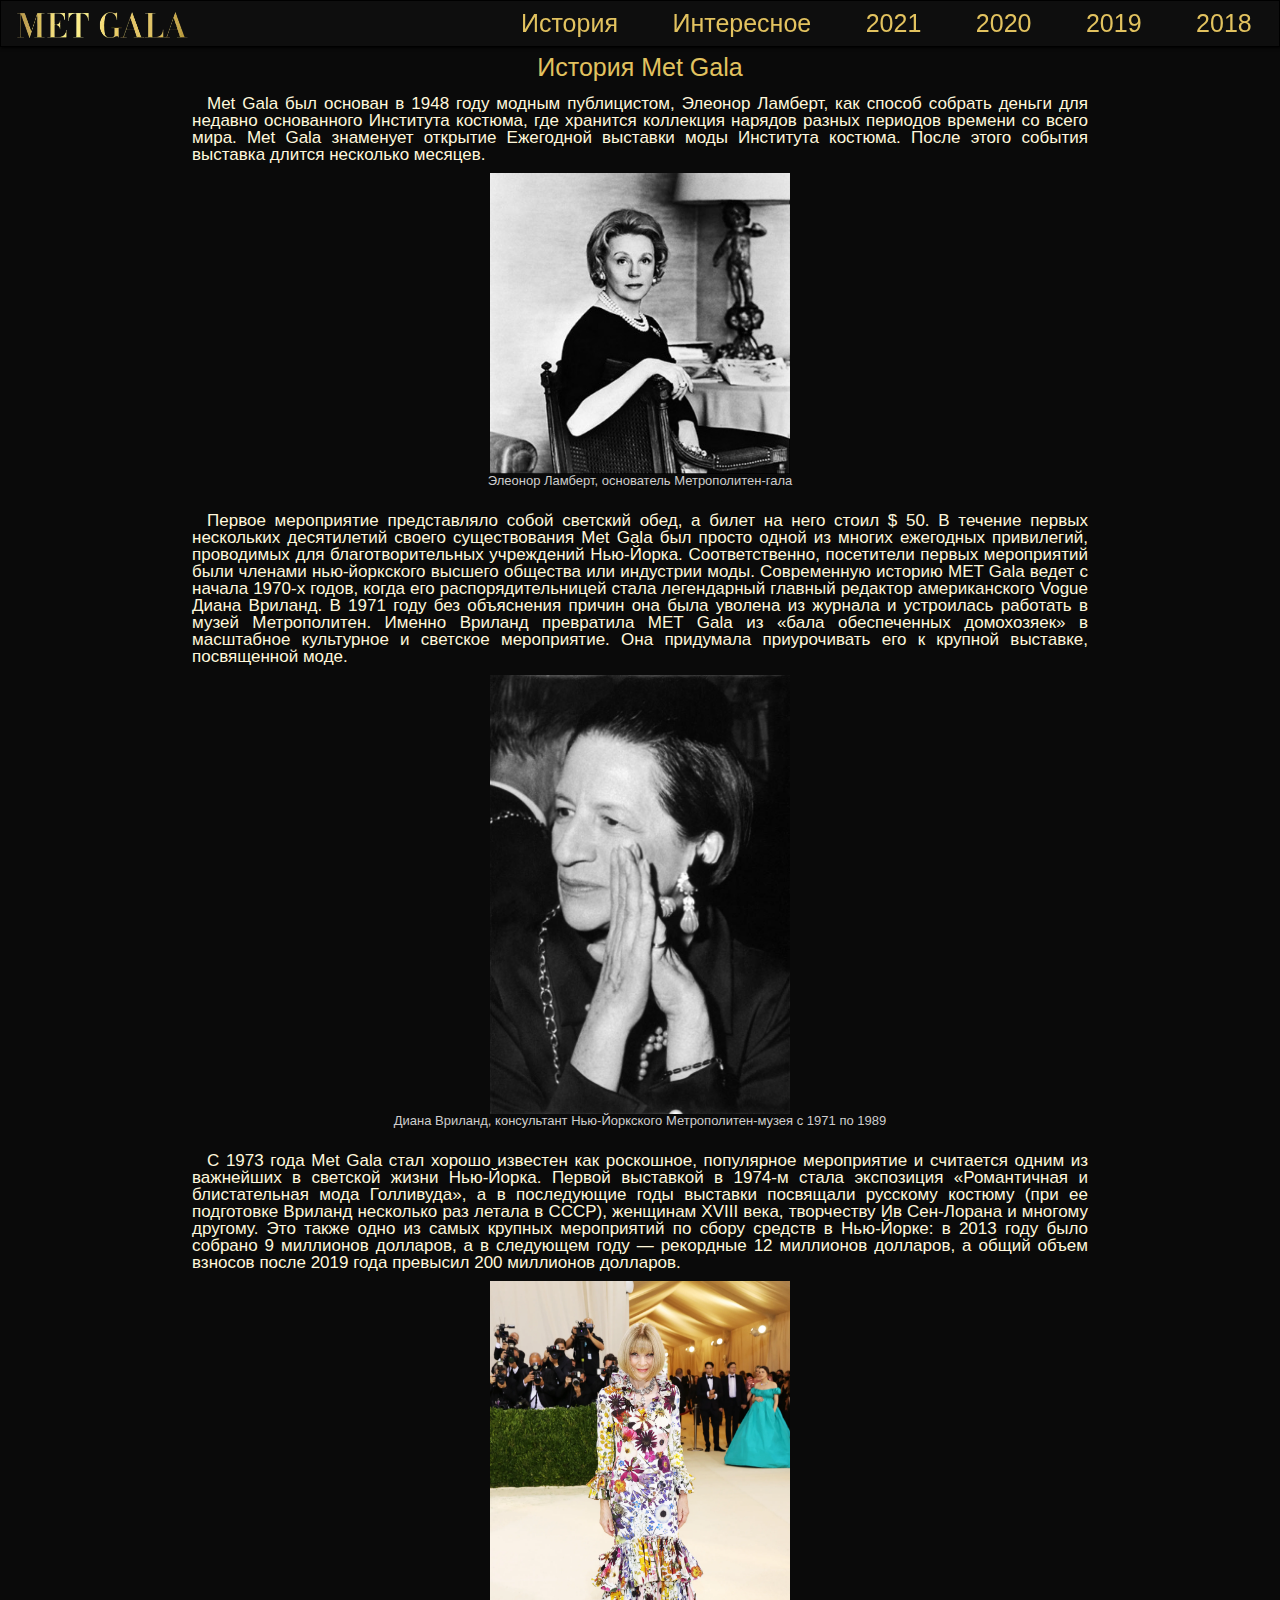
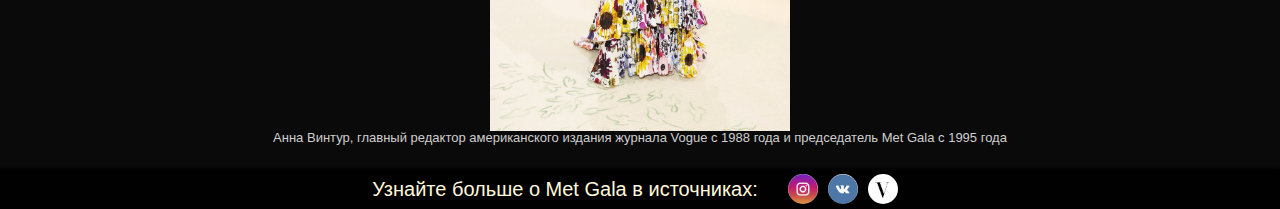
<file: history.html>
<!DOCTYPE html>
<html lang="ru">
<head>
    <meta charset="UTF-8">
    <meta http-equiv="X-UA-Compatible" content="IE=edge">
    <meta name="viewport" content="width=device-width, initial-scale=1.0">
    <title>Met Gala</title>
    <link rel="icon" href="matirials\girl.png" type = "image/x-icon">
    <link rel="stylesheet" href="nullstyle.css">
    <link rel="stylesheet" href="indexstyle.css">
    <link rel="stylesheet" href="historystyle.css">
</head>
<body>
    <div class="wrapper">
        <header>
            <div class="logobttn">
                <a href="index.html"><img src="matirials\logo-removebg-preview.png" alt="logo"></a>
                <button id = "buttonmenu">
                    <script src="scriptbutton.js"></script>
                </button>
            </div>
            <div class="nav" id="nav">
                <div class="flexelement history">
                    <a href="history.html">История</a>
                    <span class="linehov"></span>
                </div>
                <div class="flexelement interesting">
                    <a href="interesting.html">Интересное</a>
                    <span class="linehov"></span>
                </div>
                <div class="flexelement year2021">
                    <a href="year2021.html">2021</a>
                    <span class="linehov"></span>
                </div>
                <div class="flexelement year2020">
                    <a href="year2020.html">2020</a>
                    <span class="linehov"></span>
                </div>
                <div class="flexelement year2019">
                    <a href="year2019.html">2019</a>
                    <span class="linehov"></span>
                </div>
                <div class="flexelement year2018">
                    <a href="year2018.html">2018</a>
                    <span class="linehov"></span>
                </div>
            </div>
        </header>
        <div class="title">
            История Met Gala
        </div>
        <div class="main">
            <div class="part">
                <div class="maintext">
                    Met Gala был основан в 1948 году модным публицистом, Элеонор Ламберт, как способ собрать деньги для недавно основанного Института костюма, где хранится коллекция нарядов разных периодов времени со всего мира. Met Gala знаменует открытие Ежегодной выставки моды Института костюма. После этого события выставка длится несколько месяцев.
                </div>
                <div class="imgtext">
                    <img src="matirialspages\eleanorlambert.jpg" alt="">
                    <div>Элеонор Ламберт, основатель Метрополитен-гала</div>
                </div>
            </div>
            <div class="part">
                <div class="maintext">
                    Первое мероприятие представляло собой светский обед, а билет на него стоил $ 50. В течение первых нескольких десятилетий своего существования Met Gala был просто одной из многих ежегодных привилегий, проводимых для благотворительных учреждений Нью-Йорка. Соответственно, посетители первых мероприятий были членами нью-йоркского высшего общества или индустрии моды. Современную историю MET Gala ведет с начала 1970-х годов, когда его распорядительницей стала легендарный главный редактор американского Vogue Диана Вриланд. В 1971 году без объяснения причин она была уволена из журнала и устроилась работать в музей Метрополитен. Именно Вриланд превратила MET Gala из «бала обеспеченных домохозяек» в масштабное культурное и светское мероприятие. Она придумала приурочивать его к крупной выставке, посвященной моде.
                </div>
                <div class="imgtext">
                    <img src="matirialspages\dianavir.jpg" alt="">
                    <div>Диана Вриланд, консультант Нью-Йоркского Метрополитен-музея с 1971 по 1989</div>
                </div>
                <div class="maintext">
                    С 1973 года Met Gala стал хорошо известен как роскошное, популярное мероприятие и считается одним из важнейших в светской жизни Нью-Йорка. Первой выставкой в 1974-м стала экспозиция «Романтичная и блистательная мода Голливуда», а в последующие годы выставки посвящали русскому костюму (при ее подготовке Вриланд несколько раз летала в СССР), женщинам XVIII века, творчеству Ив Сен-Лорана и многому другому. Это также одно из самых крупных мероприятий по сбору средств в Нью-Йорке: в 2013 году было собрано 9 миллионов долларов, а в следующем году — рекордные 12 миллионов долларов, а общий объем взносов после 2019 года превысил 200 миллионов долларов.
                </div>
                <div class="imgtext">
                    <img src="matirialspages\annavintyr.webp" alt="">
                    <div>Анна Винтур, главный редактор американского издания журнала Vogue с 1988 года и председатель Met Gala с 1995 года</div>
                </div>
            </div>
        </div>
        <footer>
            <div class="textfooter">
                Узнайте больше о Met Gala в источниках:
            </div>
            <a href="https://www.instagram.com/metgalaofficial/" target="block"><img src="matirials\inst.png" alt=""></a>
            <a href="https://vk.com/metgalaa" target="block"><img src="matirials\vk.png" alt=""></a>
            <a href="https://www.vogue.ru/tag/met-gala" target="block"><img src="matirials\voguee.png" alt=""></a>
        </footer>
        <a class="back_to_top" title="Наверх">Наверх &#8593;
            <script src="scriptbutton2.js"></script>
        </a>
    </div>
</body>
</html>
</file>
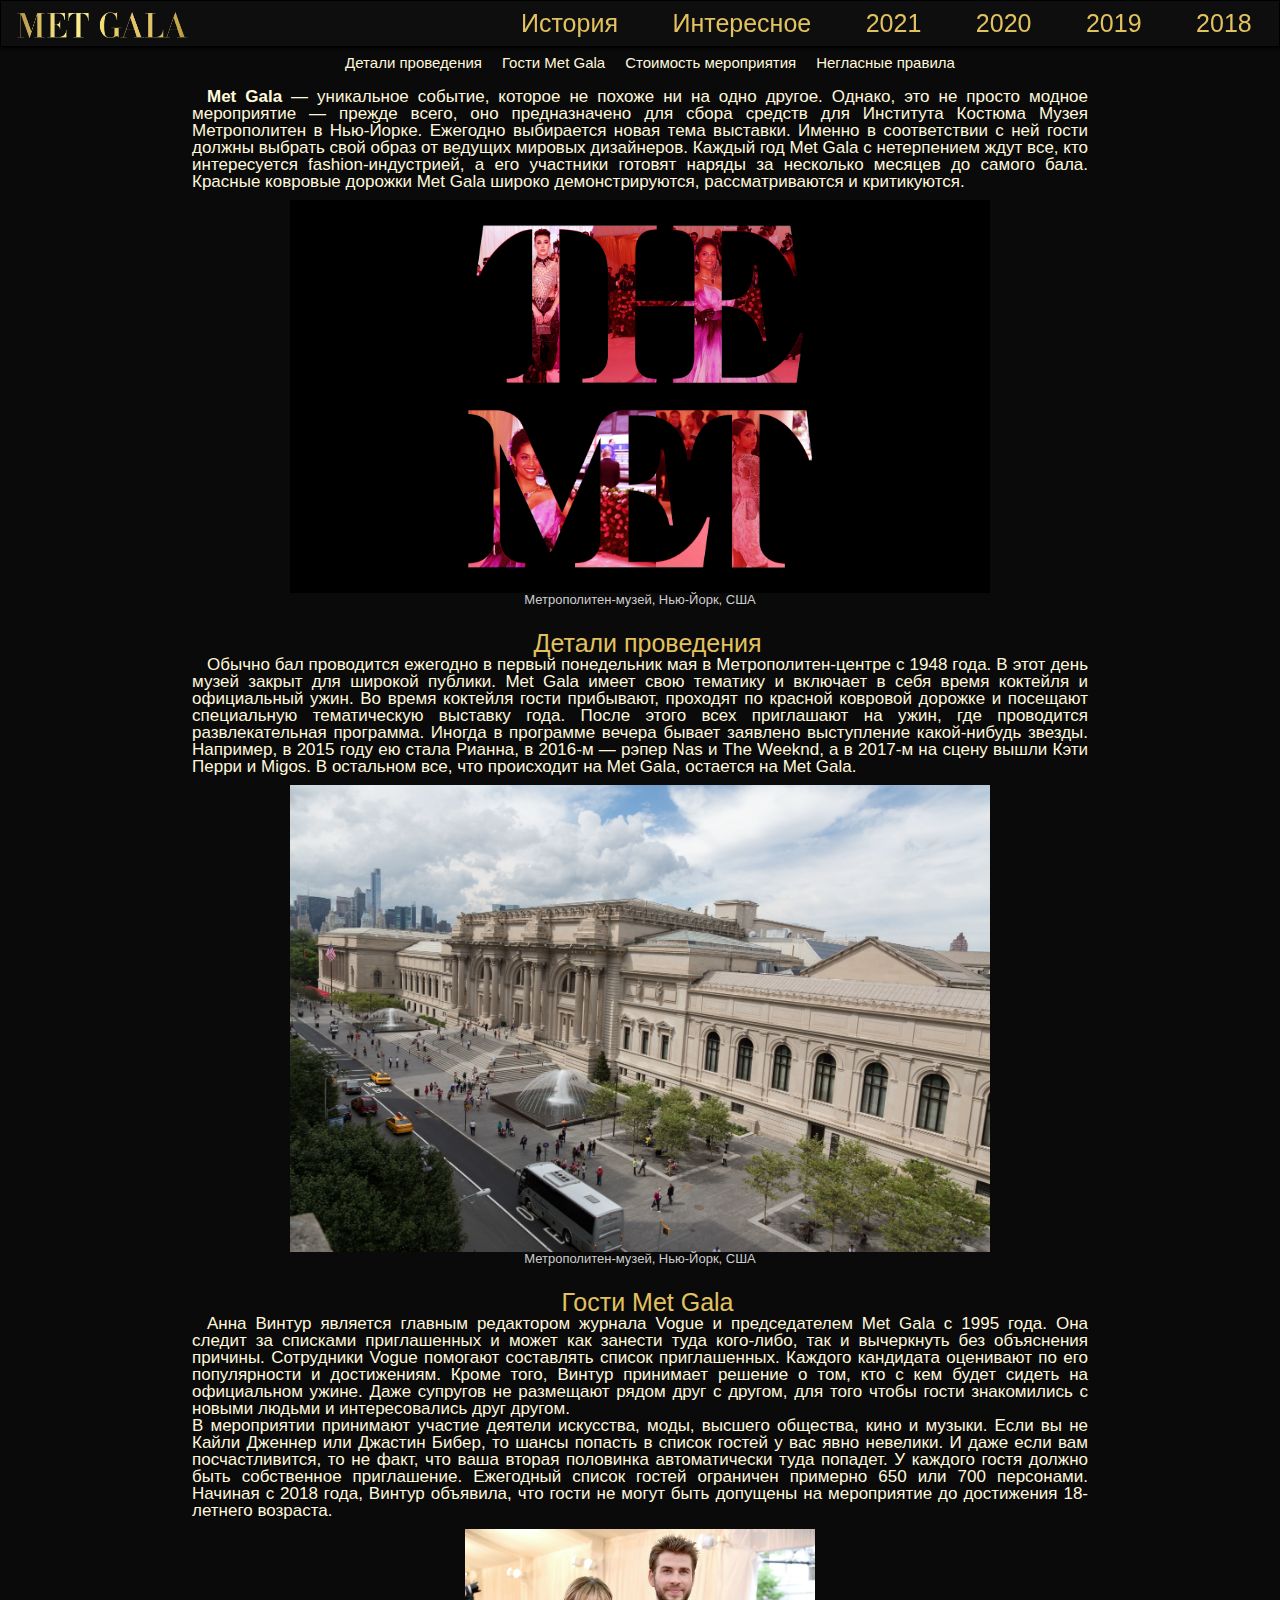
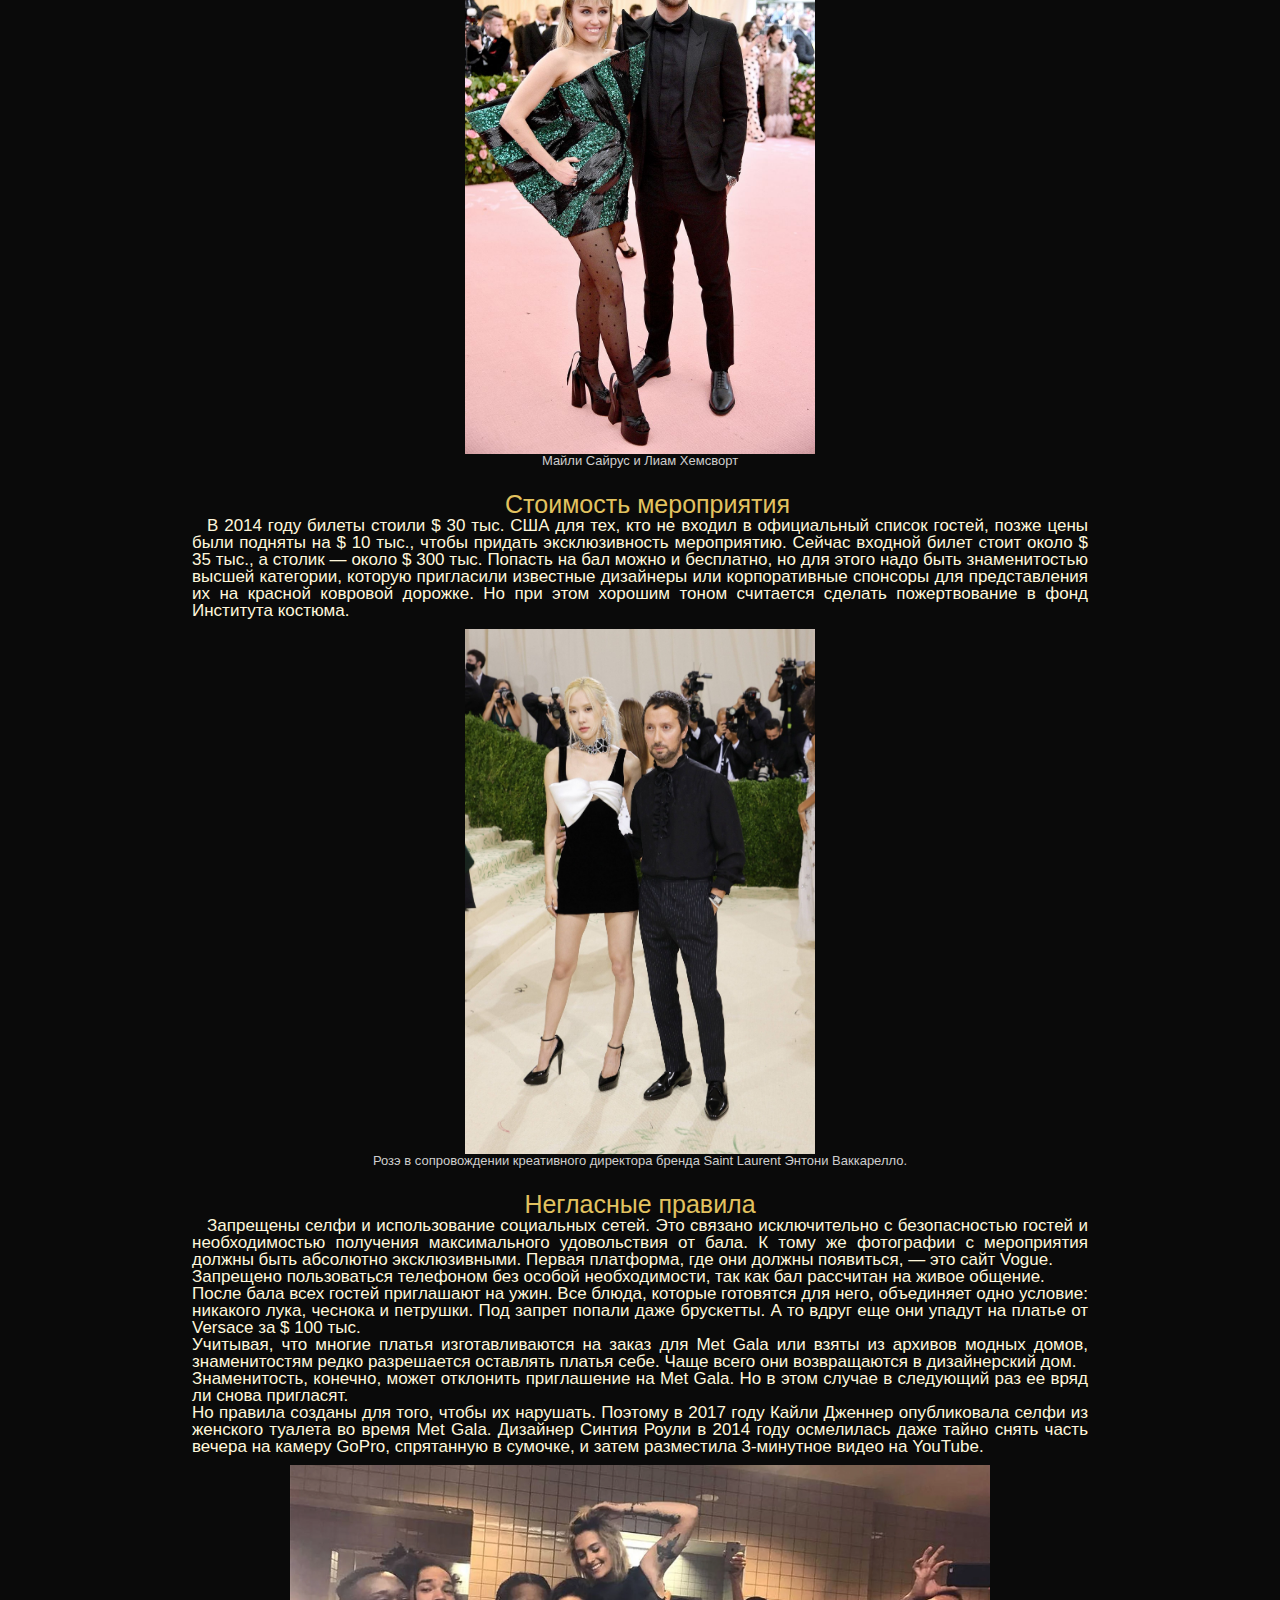
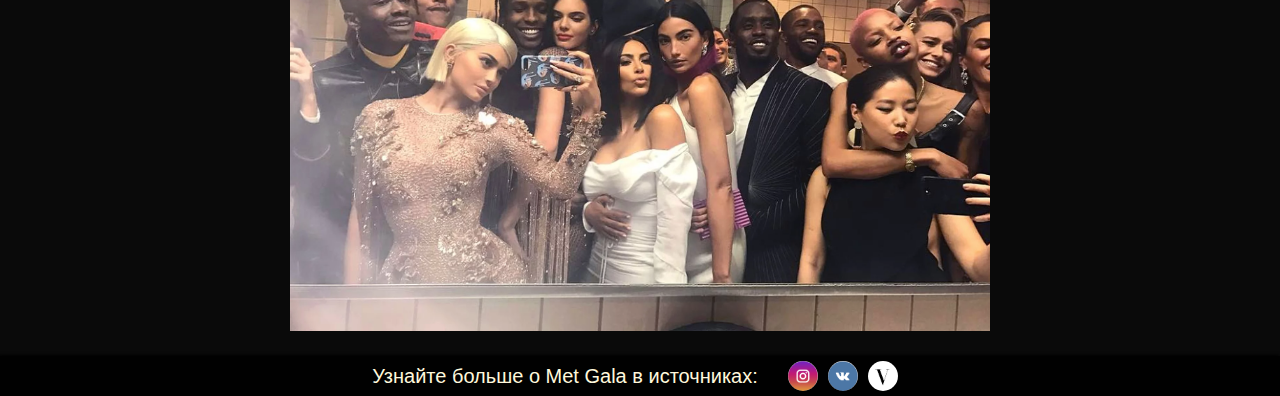
<file: interesting.html>
<!DOCTYPE html>
<html lang="ru">
<head>
    <meta charset="UTF-8">
    <meta http-equiv="X-UA-Compatible" content="IE=edge">
    <meta name="viewport" content="width=device-width, initial-scale=1.0">
    <title>Met Gala</title>
    <link rel="icon" href="matirials\girl.png" type = "image/x-icon">
    <link rel="stylesheet" href="nullstyle.css">
    <link rel="stylesheet" href="indexstyle.css">
    <link rel="stylesheet" href="interestingstyle.css">
</head>
<body>
    <div class="wrapper">
        <header>
            <div class="logobttn">
                <a href="index.html"><img src="matirials\logo-removebg-preview.png" alt="logo"></a>
                <button id = "buttonmenu">
                    <script src="scriptbutton.js"></script>
                </button>
            </div>
            <div class="nav" id="nav">
                <div class="flexelement history">
                    <a href="history.html">История</a>
                    <span class="linehov"></span>
                </div>
                <div class="flexelement interesting">
                    <a href="interesting.html">Интересное</a>
                    <span class="linehov"></span>
                </div>
                <div class="flexelement year2021">
                    <a href="year2021.html">2021</a>
                    <span class="linehov"></span>
                </div>
                <div class="flexelement year2020">
                    <a href="year2020.html">2020</a>
                    <span class="linehov"></span>
                </div>
                <div class="flexelement year2019">
                    <a href="year2019.html">2019</a>
                    <span class="linehov"></span>
                </div>
                <div class="flexelement year2018">
                    <a href="year2018.html">2018</a>
                    <span class="linehov"></span>
                </div>
            </div>
        </header>
        <div class="menu">
            <div class="linkhov">
                <a href="interesting.html#part1">Детали проведения</a>
                <span class="linehov"></span>
            </div>
            <div class="linkhov">
                <a href="interesting.html#part2">Гости Met Gala</a>
                <span class="linehov"></span>
            </div>
            <div class="linkhov">
                <a href="interesting.html#part3">Стоимость мероприятия</a>
                <span class="linehov"></span>
            </div>
            <div class="linkhov">
                <a href="interesting.html#part4">Негласные правила</a>
                <span class="linehov"></span>
            </div>
        </div>
        <div class="main">
            <div class="part">
                <div class="textpart">
                    <b>Met Gala</b> — уникальное событие, которое не похоже ни на одно другое. Однако, это не просто модное мероприятие — прежде всего, оно предназначено для сбора средств для Института Костюма Музея Метрополитен в Нью-Йорке. Ежегодно выбирается новая тема выставки. Именно в соответствии с ней гости должны выбрать свой образ от ведущих мировых дизайнеров. Каждый год Met Gala с нетерпением ждут все, кто интересуется fashion-индустрией, а его участники готовят наряды за несколько месяцев до самого бала. Красные ковровые дорожки Met Gala широко демонстрируются, рассматриваются и критикуются. 
                </div>
                <div class="imgtext imgtext1">
                    <img id="part1" src="matirialspages\metgala.webp" alt="">
                    <div>Метрополитен-музей, Нью-Йорк, США</div>
                </div>
            </div>
            <div class="part">
                <div class="title2">
                    Детали проведения
                </div>
                <div class="textpart">
                    Обычно бал проводится ежегодно в первый понедельник мая в Метрополитен-центре с 1948 года. В этот день музей закрыт для широкой публики. Met Gala имеет свою тематику и включает в себя время коктейля и официальный ужин. Во время коктейля гости прибывают, проходят по красной ковровой дорожке и посещают специальную тематическую выставку года. После этого всех приглашают на ужин, где проводится развлекательная программа. Иногда в программе вечера бывает заявлено выступление какой-нибудь звезды. Например, в 2015 году ею стала Рианна, в 2016-м — рэпер Nas и The Weeknd, а в 2017-м на сцену вышли Кэти Перри и Migos.  В остальном все, что происходит на Met Gala, остается на Met Gala.
                </div>
                <div class="imgtext imgtext1">
                    <img id="part2" src="matirialspages\metropoliten-muzej.jpg" alt="">
                    <div>Метрополитен-музей, Нью-Йорк, США</div>
                </div>
            </div>
            <div class="part">
                <div class="title2">
                    Гости Met Gala
                </div>
                <div class="textpart">
                    Анна Винтур является главным редактором журнала Vogue и председателем Met Gala с 1995 года. Она следит за списками приглашенных и может как занести туда кого-либо, так и вычеркнуть без объяснения причины. Сотрудники Vogue помогают составлять список приглашенных. Каждого кандидата оценивают по его популярности и достижениям. Кроме того, Винтур принимает решение о том, кто с кем будет сидеть на официальном ужине. Даже супругов не размещают рядом друг с другом, для того чтобы гости знакомились с новыми людьми и интересовались друг другом. <br>
                    В мероприятии принимают участие деятели искусства, моды, высшего общества, кино и музыки. Если вы не Кайли Дженнер или Джастин Бибер, то шансы попасть в список гостей у вас явно невелики. И даже если вам посчастливится, то не факт, что ваша вторая половинка автоматически туда попадет. У каждого гостя должно быть собственное приглашение. Ежегодный список гостей ограничен примерно 650 или 700 персонами. Начиная с 2018 года, Винтур объявила, что гости не могут быть допущены на мероприятие до достижения 18-летнего возраста. 
                </div>
                <div class="imgtext">
                    <img  id="part3" src="matirialspages\mylieliam.jpg" alt="">
                    <div>Майли Сайрус и Лиам Хемсворт</div>
                </div>
            </div>
            <div class="part">
                <div class="title2">
                    Стоимость мероприятия
                </div>
                <div class="textpart">
                    В 2014 году билеты стоили $ 30 тыс. США для тех, кто не входил в официальный список гостей, позже цены были подняты на $ 10 тыс., чтобы придать эксклюзивность мероприятию. Сейчас входной билет стоит около $ 35 тыс., а столик — около $ 300 тыс. Попасть на бал можно и бесплатно, но для этого надо быть знаменитостью высшей категории, которую пригласили известные дизайнеры или корпоративные спонсоры для представления их на красной ковровой дорожке. Но при этом хорошим тоном считается сделать пожертвование в фонд Института костюма.
                </div>
                <div class="imgtext">
                    <img id="part4" src="matirialspages\Rose.jpg" alt="">
                    <div>Розэ в сопровождении креативного директора бренда Saint Laurent Энтони Ваккарелло.</div>
                </div>
            </div>
            <div class="part">
                <div class="title2">
                    Негласные правила
                </div>
                <div class="textpart">
                    <div class="textpart1">
                        Запрещены селфи и использование социальных сетей. Это связано исключительно с безопасностью гостей и необходимостью получения максимального удовольствия от бала. К тому же фотографии с мероприятия должны быть абсолютно эксклюзивными. Первая платформа, где они должны появиться, — это сайт Vogue.
                    </div>
                    <div>
                        Запрещено пользоваться телефоном без особой необходимости, так как бал рассчитан на живое общение.
                    </div>
                    <div>
                        После бала всех гостей приглашают на ужин. Все блюда, которые готовятся для него, объединяет одно условие: никакого лука, чеснока и петрушки. Под запрет попали даже брускетты. А то вдруг еще они упадут на платье от Versace за $ 100 тыс.
                    </div>
                    <div>
                        Учитывая, что многие платья изготавливаются на заказ для Met Gala или взяты из архивов модных домов, знаменитостям редко разрешается оставлять платья себе. Чаще всего они возвращаются в дизайнерский дом.
                    </div>
                    <div>
                        Знаменитость, конечно, может отклонить приглашение на Met Gala. Но в этом случае в следующий раз ее вряд ли снова пригласят.
                    </div>
                    <div>
                        Но правила созданы для того, чтобы их нарушать. Поэтому в 2017 году Кайли Дженнер опубликовала селфи из женского туалета во время Met Gala. Дизайнер Синтия Роули в 2014 году осмелилась даже тайно снять часть вечера на камеру GoPro, спрятанную в сумочке, и затем разместила 3-минутное видео на YouTube.
                    </div>
                </div>
                <div class="imgtext imgtext1">
                    <img src="matirialspages\kylieselfi.webp" alt="">
                    <div></div>
                </div>
            </div>
        </div>
        <footer>
            <div class="textfooter">
                Узнайте больше о Met Gala в источниках:
            </div>
            <a href="https://www.instagram.com/metgalaofficial/" target="block"><img src="matirials\inst.png" alt=""></a>
            <a href="https://vk.com/metgalaa" target="block"><img src="matirials\vk.png" alt=""></a>
            <a href="https://www.vogue.ru/tag/met-gala" target="block"><img src="matirials\voguee.png" alt=""></a>
        </footer>
        <a class="back_to_top" title="Наверх">Наверх &#8593;
            <script src="scriptbutton2.js"></script>
        </a>
    </div>
</body>
</html>
</file>
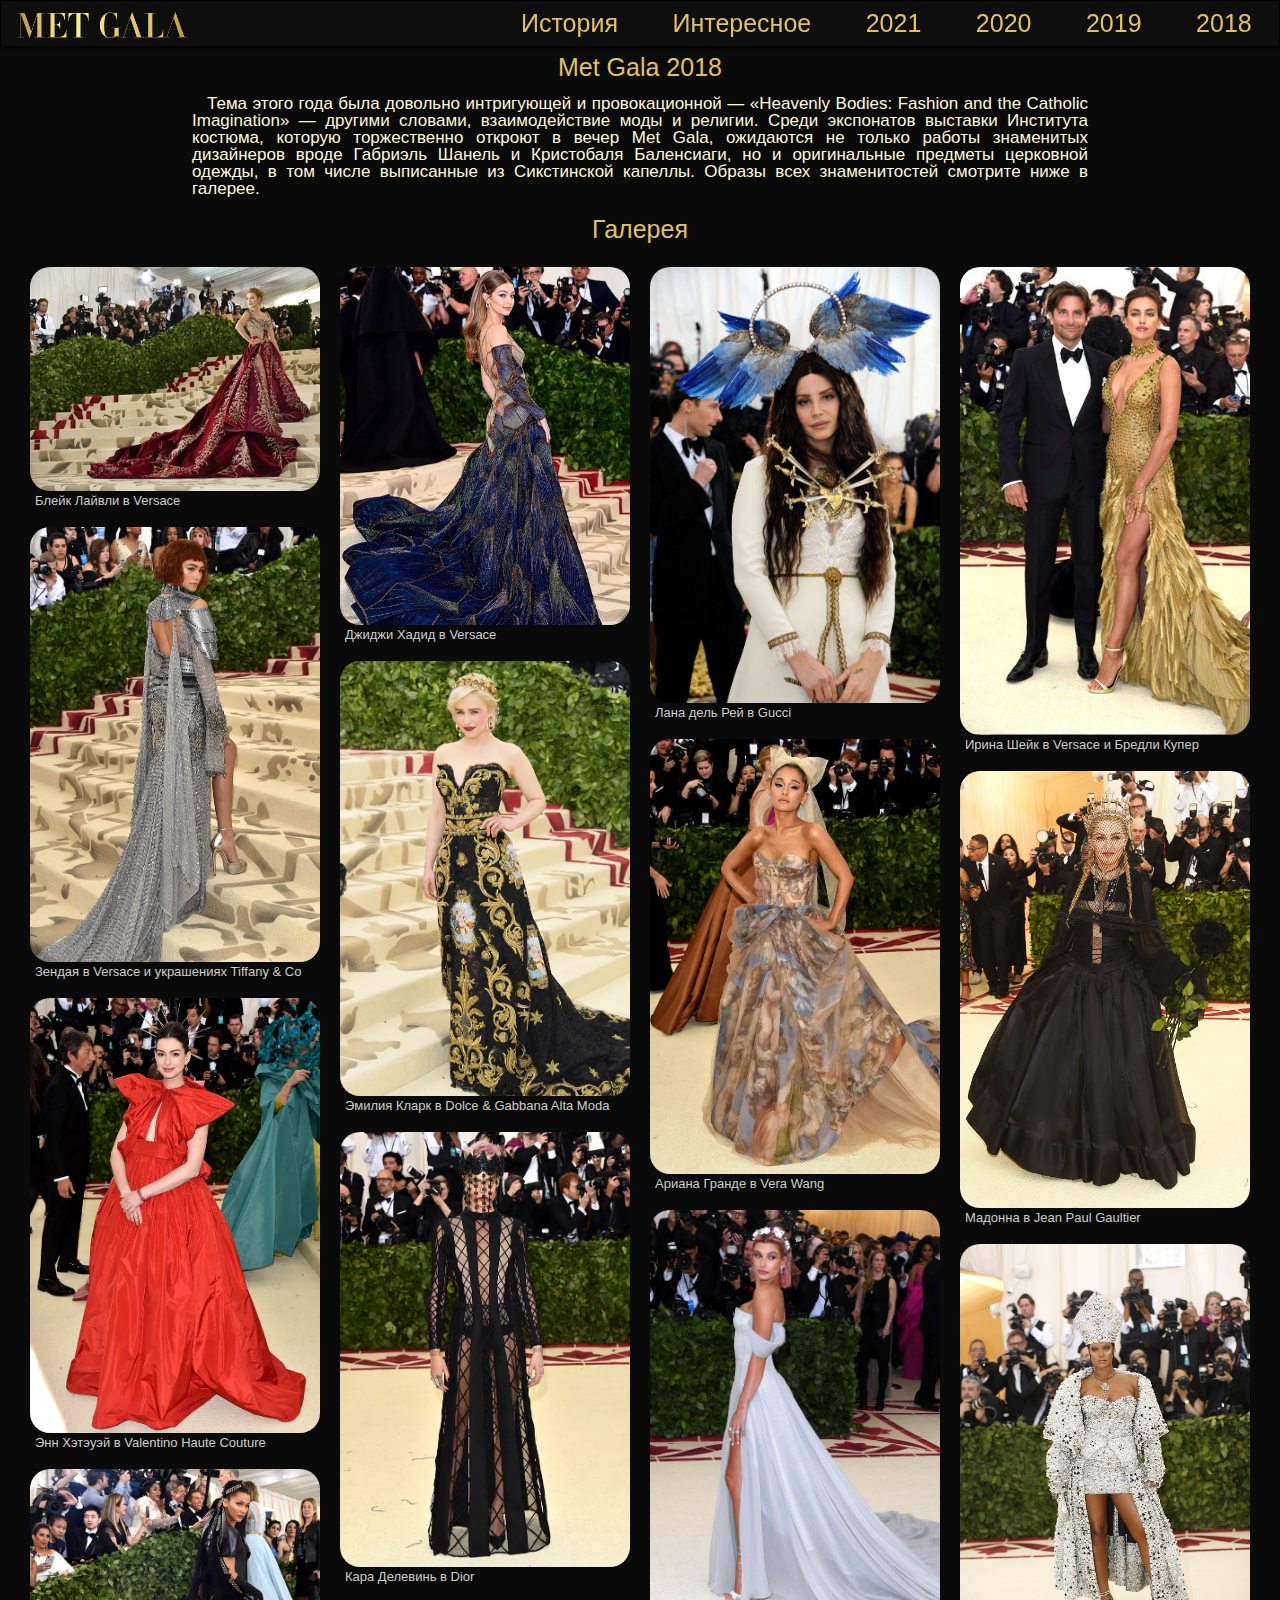
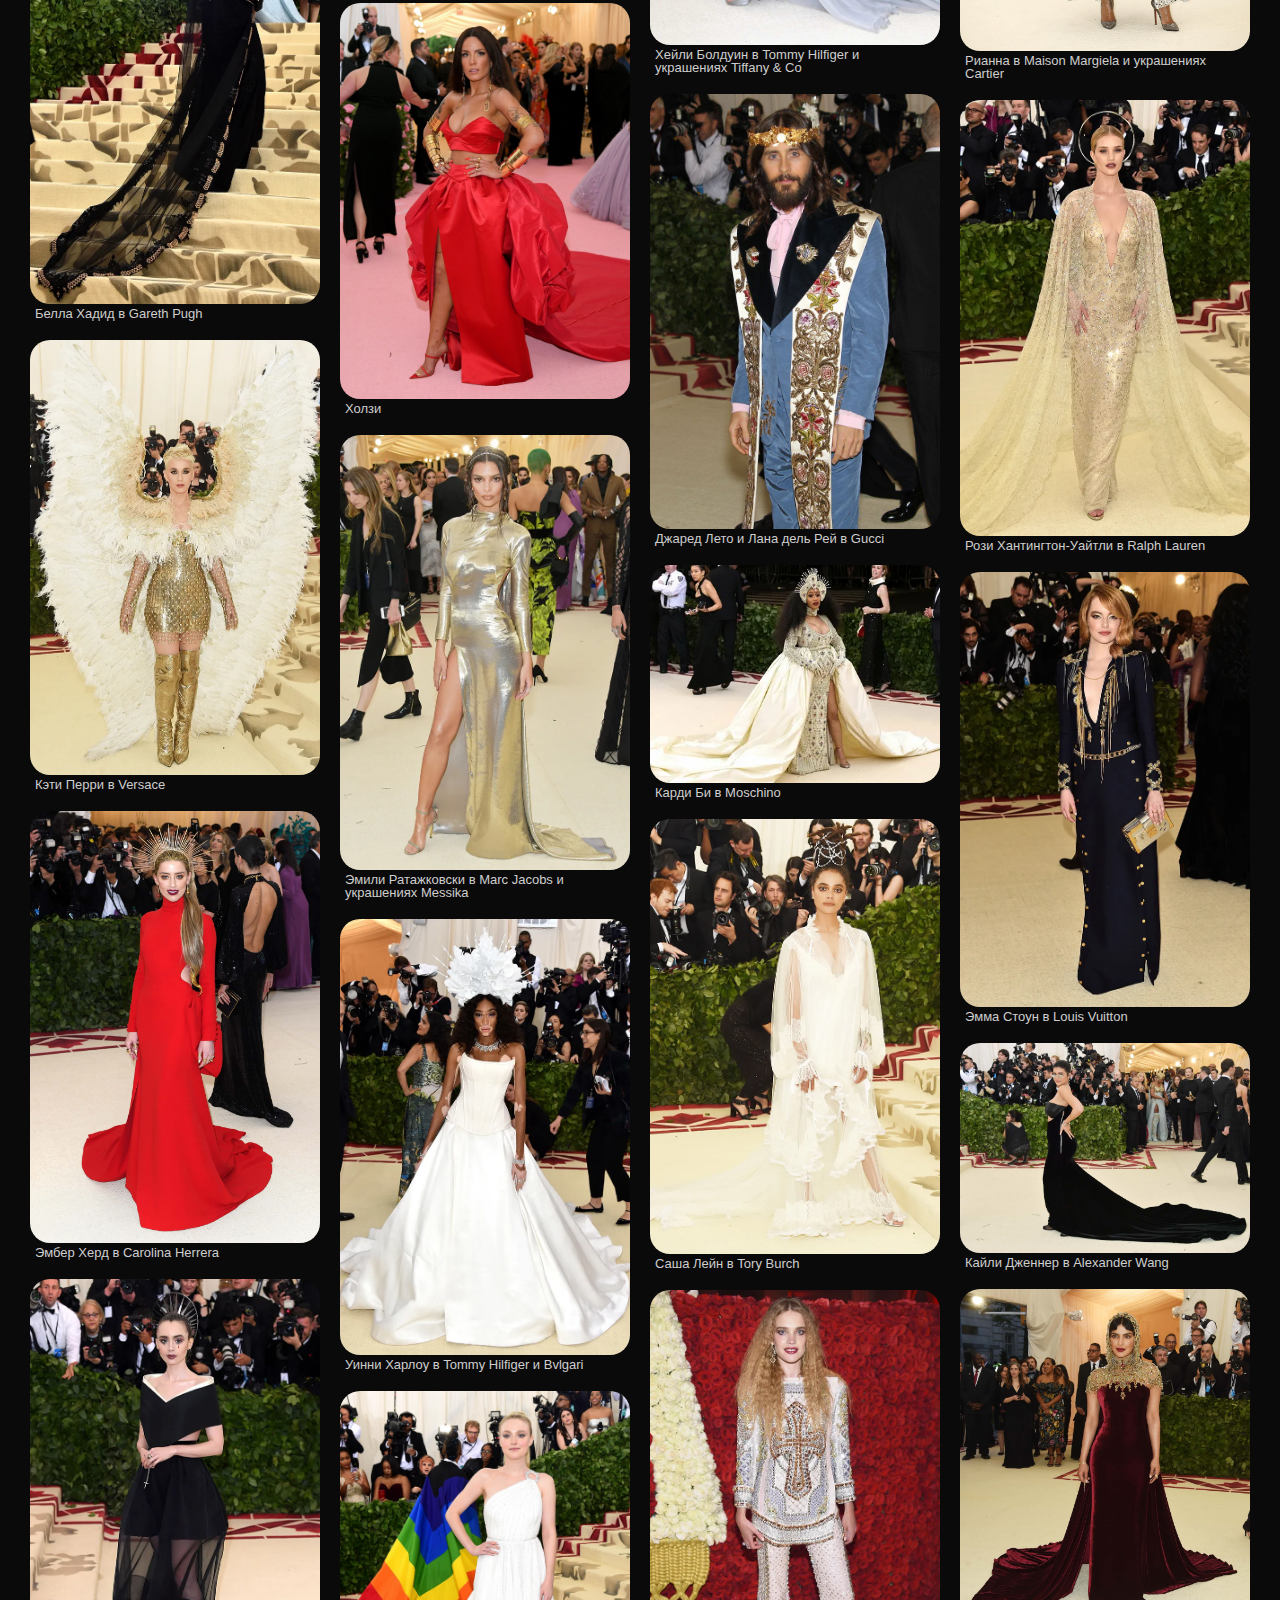
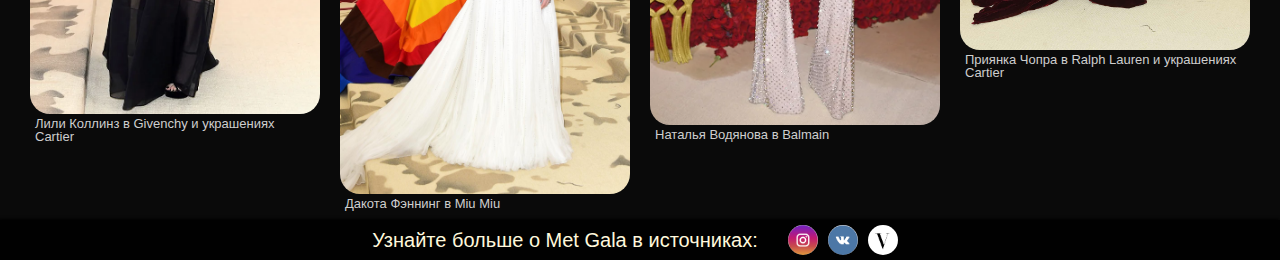
<file: year2018.html>
<!DOCTYPE html>
<html lang="ru">
<head>
    <meta charset="UTF-8">
    <meta http-equiv="X-UA-Compatible" content="IE=edge">
    <meta name="viewport" content="width=device-width, initial-scale=1.0">
    <title>Met Gala</title>
    <link rel="icon" href="matirials\girl.png" type = "image/x-icon">
    <link rel="stylesheet" href="nullstyle.css">
    <link rel="stylesheet" href="indexstyle.css">
    <link rel="stylesheet" href="yearsstyle.css">
</head>
<body>
    <div class="wrapper">
        <header>
            <div class="logobttn">
                <a href="index.html"><img src="matirials\logo-removebg-preview.png" alt="logo"></a>
                <button id = "buttonmenu">
                    <script src="scriptbutton.js"></script>
                </button>
            </div>
            <div class="nav" id="nav">
                <div class="flexelement history">
                    <a href="history.html">История</a>
                    <span class="linehov"></span>
                </div>
                <div class="flexelement interesting">
                    <a href="interesting.html">Интересное</a>
                    <span class="linehov"></span>
                </div>
                <div class="flexelement year2021">
                    <a href="year2021.html">2021</a>
                    <span class="linehov"></span>
                </div>
                <div class="flexelement year2020">
                    <a href="year2020.html">2020</a>
                    <span class="linehov"></span>
                </div>
                <div class="flexelement year2019">
                    <a href="year2019.html">2019</a>
                    <span class="linehov"></span>
                </div>
                <div class="flexelement year2018">
                    <a href="year2018.html">2018</a>
                    <span class="linehov"></span>
                </div>
            </div>
        </header>
        <div class="main">
            <div class="title">Met Gala 2018</div>
            <div class="description">Тема этого года была довольно интригующей и провокационной — «Heavenly Bodies: Fashion and the Catholic Imagination» — другими словами, взаимодействие моды и религии. Среди экспонатов выставки Института костюма, которую торжественно откроют в вечер Met Gala, ожидаются не только работы знаменитых дизайнеров вроде Габриэль Шанель и Кристобаля Баленсиаги, но и оригинальные предметы церковной одежды, в том числе выписанные из Сикстинской капеллы. Образы всех знаменитостей смотрите ниже в галерее.</div>
            <div class="title2">Галерея</div>
            <div class="flexboxGallery">
                <div class="middlebox">
                    <div class="box">
                        <div class="flexelementGallery">
                            <img src="matirials2018\bleik.webp" alt="">
                            <div class="desc">Блейк Лайвли в Versace</div>
                        </div>
                        <div class="flexelementGallery">
                            <img src="matirials2018\Zendaya.webp" alt="">
                            <div class="desc">Зендая в Versace и украшениях Tiffany & Co</div>
                        </div>
                        <div class="flexelementGallery">
                            <img src="matirials2018\Anne-Hathaway.webp" alt="">
                            <div class="desc">Энн Хэтэуэй в Valentino Haute Couture</div>
                        </div>
                        <div class="flexelementGallery">
                            <img src="matirials2018\bella.webp" alt="">
                            <div class="desc">Белла Хадид в Gareth Pugh</div>
                        </div>
                        <div class="flexelementGallery">
                            <img src="matirials2018\Katy-Perry.webp" alt="">
                            <div class="desc">Кэти Перри в Versace</div>
                        </div>
                        <div class="flexelementGallery">
                            <img src="matirials2018\Amber Heard.jpg" alt="">
                            <div class="desc">Эмбер Херд в Carolina Herrera</div>
                        </div>
                        <div class="flexelementGallery">
                            <img src="matirials2018\Lily-Collins.webp" alt="">
                            <div class="desc">Лили Коллинз в Givenchy и украшениях Cartier</div>
                        </div>
                    </div>
                    <div class="box">
                        <div class="flexelementGallery">
                            <img src="matirials2018\gigi.jpg" alt="">
                            <div class="desc">Джиджи Хадид в Versace</div>
                        </div>
                        <div class="flexelementGallery">
                            <img src="matirials2018\emilia.webp" alt="">
                            <div class="desc">Эмилия Кларк в Dolce & Gabbana Alta Moda</div>
                        </div>
                        <div class="flexelementGallery">
                            <img src="matirials2018\Cara-Delevin.webp" alt="">
                            <div class="desc">Кара Делевинь в Dior</div>
                        </div>
                        <div class="flexelementGallery">
                            <img src="matirials2018\holsey.jpg" alt="">
                            <div class="desc">Холзи</div>
                        </div>
                        <div class="flexelementGallery">
                            <img src="matirials2018\Emily-Ratajkowski.webp" alt="">
                            <div class="desc">Эмили Ратажковски в Marc Jacobs и украшениях Messika</div>
                        </div>
                        <div class="flexelementGallery">
                            <img src="matirials2018\Winnie-Harlow.webp" alt="">
                            <div class="desc">Уинни Харлоу в Tommy Hilfiger и Bvlgari</div>
                        </div>
                        <div class="flexelementGallery">
                            <img src="matirials2018\dakota.jpg" alt="">
                            <div class="desc">Дакота Фэннинг в Miu Miu</div>
                        </div>
                    </div>
                </div>
                <div class="middlebox">
                    <div class="box">
                        <div class="flexelementGallery">
                            <img src="matirials2018\lana.jpg" alt="">
                            <div class="desc">Лана дель Рей в Gucci</div>
                        </div>
                        <div class="flexelementGallery">
                            <img src="matirials2018\Ariana.webp" alt="">
                            <div class="desc">Ариана Гранде в Vera Wang</div>
                        </div>
                        <div class="flexelementGallery">
                            <img src="matirials2018\hailey.jpg" alt="">
                            <div class="desc">Хейли Болдуин в Tommy Hilfiger и украшениях Tiffany & Co</div>
                        </div>
                        <div class="flexelementGallery">
                            <img src="matirials2018\jared.jpg" alt="">
                            <div class="desc">Джаред Лето и Лана дель Рей в Gucci</div>
                        </div>
                        <div class="flexelementGallery">
                            <img src="matirials2018\kardib.webp" alt="">
                            <div class="desc">Карди Би в Moschino</div>
                        </div>
                        <div class="flexelementGallery">
                            <img src="matirials2018\Sasha-Lane.webp" alt="">
                            <div class="desc">Саша Лейн в Tory Burch</div>
                        </div>
                        <div class="flexelementGallery">
                            <img src="matirials2018\natalia.webp" alt="">
                            <div class="desc">Наталья Водянова в Balmain</div>
                        </div>
                    </div>
                    <div class="box">
                        <div class="flexelementGallery">
                            <img src="matirials2018\irinabredli.jpg" alt="">
                            <div class="desc">Ирина Шейк в Versace и Бредли Купер</div>
                        </div>
                        <div class="flexelementGallery">
                            <img src="matirials2018\madonna.jpg" alt="">
                            <div class="desc">Мадонна в Jean Paul Gaultier</div>
                        </div>
                        <div class="flexelementGallery">
                            <img src="matirials2018\rihanna.jpg" alt="">
                            <div class="desc">Рианна в Maison Margiela и украшениях Cartier</div>
                        </div>
                        <div class="flexelementGallery">
                            <img src="matirials2018\Rosie-Huntington.webp" alt="">
                            <div class="desc">Рози Хантингтон-Уайтли в Ralph Lauren</div>
                        </div>
                        <div class="flexelementGallery">
                            <img src="matirials2018\Emma-Stone.webp" alt="">
                            <div class="desc">Эмма Стоун в Louis Vuitton</div>
                        </div>
                        <div class="flexelementGallery">
                            <img src="matirials2018\kylie.jpg" alt="">
                            <div class="desc">Кайли Дженнер в Alexander Wang</div>
                        </div>
                        <div class="flexelementGallery">
                            <img src="matirials2018\Priyanka-Chopra.jpg" alt="">
                            <div class="desc">Приянка Чопра в Ralph Lauren и украшениях Cartier</div>
                        </div>
                    </div>
                </div>
            </div>
        </div>
        <footer>
            <div class="textfooter">
                Узнайте больше о Met Gala в источниках:
            </div>
            <a href="https://www.instagram.com/metgalaofficial/" target="block"><img src="matirials\inst.png" alt=""></a>
            <a href="https://vk.com/metgalaa" target="block"><img src="matirials\vk.png" alt=""></a>
            <a href="https://www.vogue.ru/tag/met-gala" target="block"><img src="matirials\voguee.png" alt=""></a>
        </footer>
        <a class="back_to_top" title="Наверх">Наверх &#8593;
            <script src="scriptbutton2.js"></script>
        </a>
    </div>
</body>
</html>
</file>
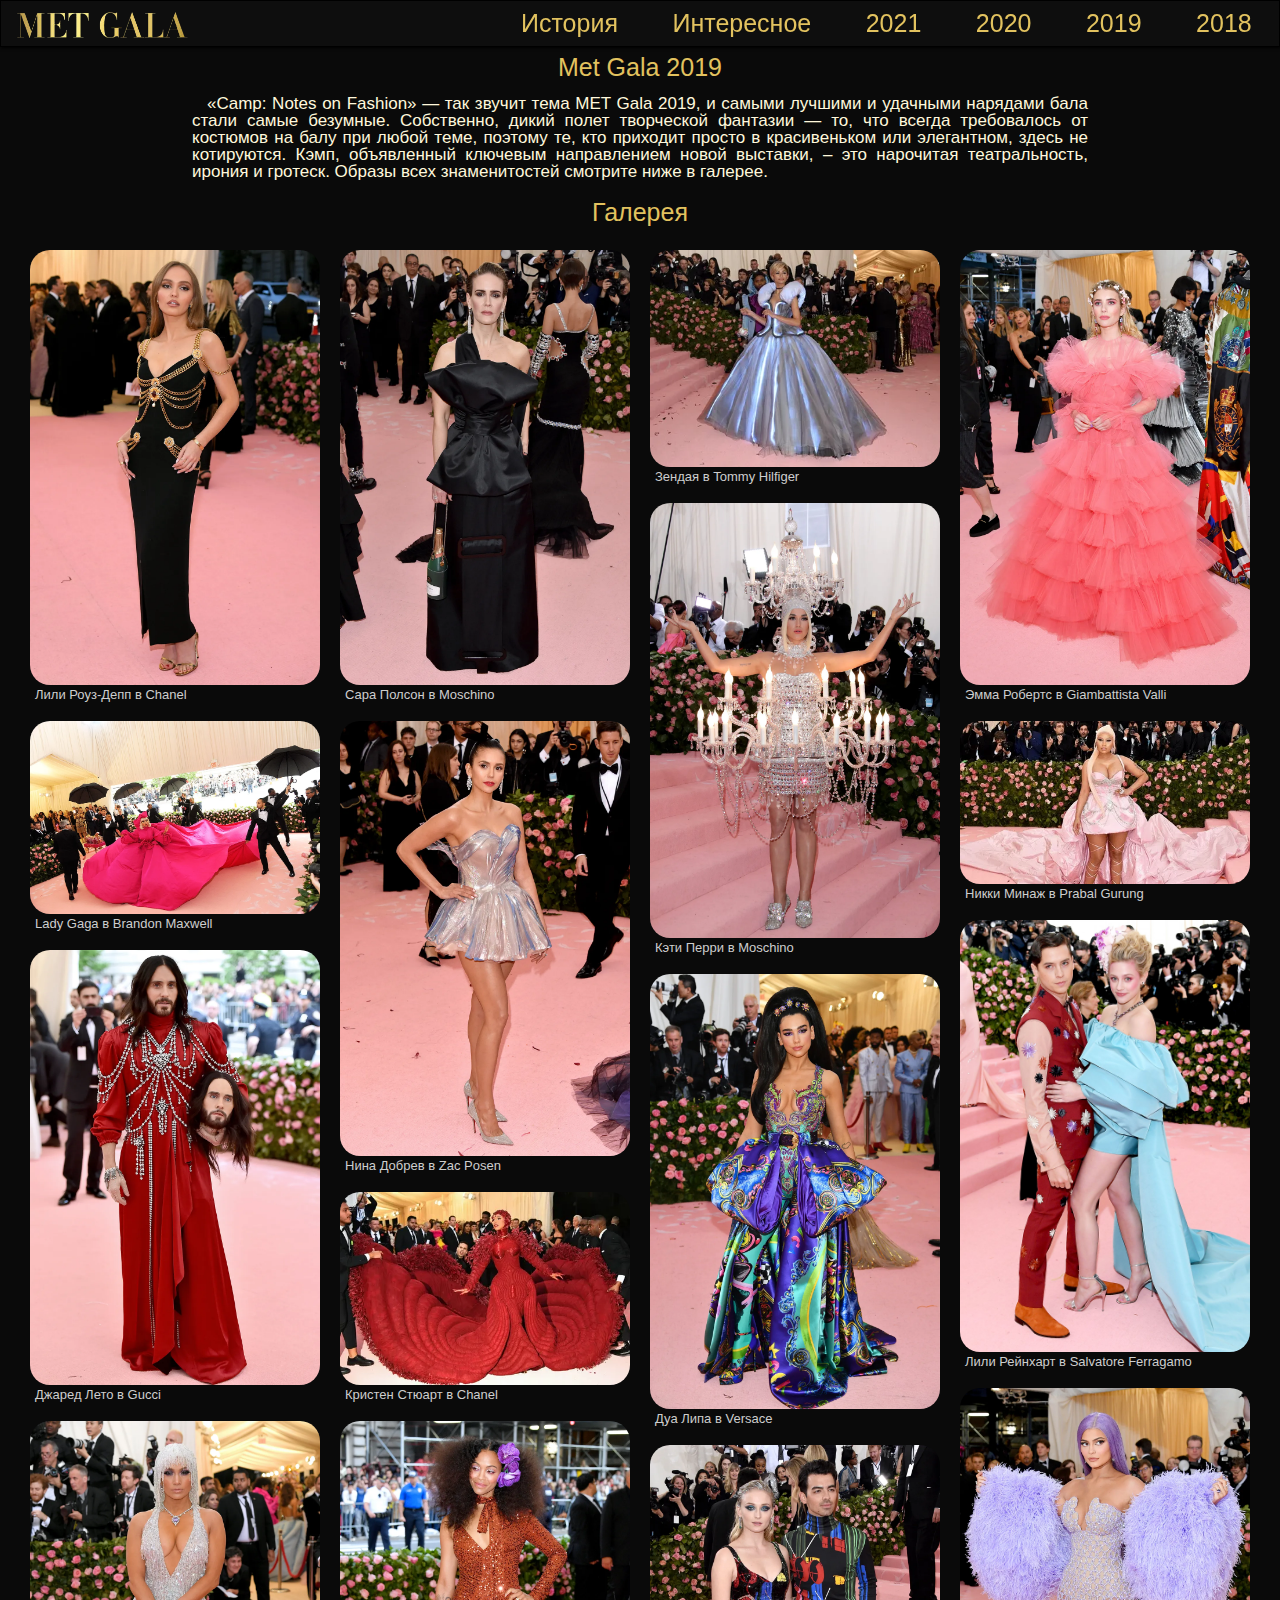
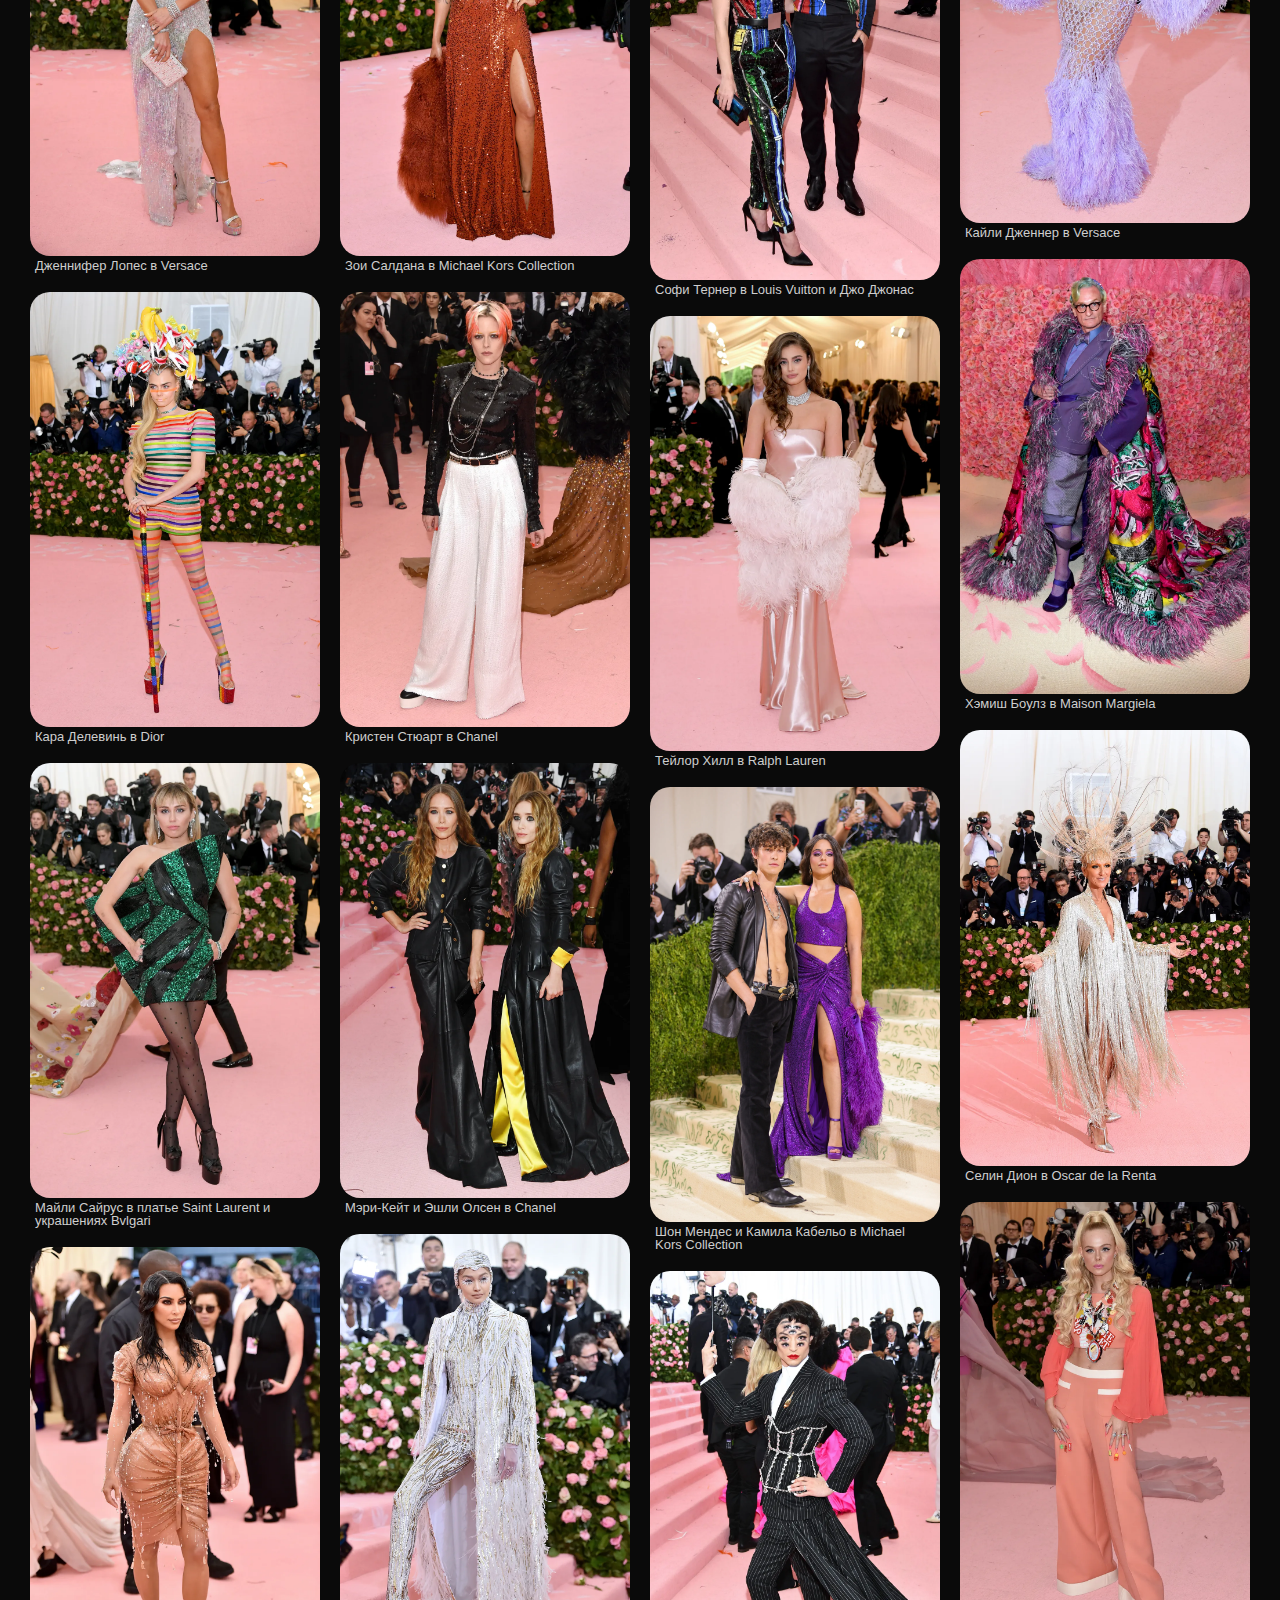
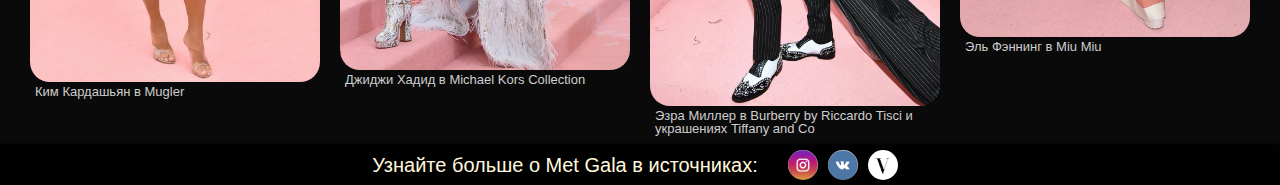
<file: year2019.html>
<!DOCTYPE html>
<html lang="ru">
<head>
    <meta charset="UTF-8">
    <meta http-equiv="X-UA-Compatible" content="IE=edge">
    <meta name="viewport" content="width=device-width, initial-scale=1.0">
    <title>Met Gala</title>
    <link rel="icon" href="matirials\girl.png" type = "image/x-icon">
    <link rel="stylesheet" href="nullstyle.css">
    <link rel="stylesheet" href="indexstyle.css">
    <link rel="stylesheet" href="yearsstyle.css">
</head>
<body>
    <div class="wrapper">
        <header>
            <div class="logobttn">
                <a href="index.html"><img src="matirials\logo-removebg-preview.png" alt="logo"></a>
                <button id = "buttonmenu">
                    <script src="scriptbutton.js"></script>
                </button>
            </div>
            <div class="nav" id="nav">
                <div class="flexelement history">
                    <a href="history.html">История</a>
                    <span class="linehov"></span>
                </div>
                <div class="flexelement interesting">
                    <a href="interesting.html">Интересное</a>
                    <span class="linehov"></span>
                </div>
                <div class="flexelement year2021">
                    <a href="year2021.html">2021</a>
                    <span class="linehov"></span>
                </div>
                <div class="flexelement year2020">
                    <a href="year2020.html">2020</a>
                    <span class="linehov"></span>
                </div>
                <div class="flexelement year2019">
                    <a href="year2019.html">2019</a>
                    <span class="linehov"></span>
                </div>
                <div class="flexelement year2018">
                    <a href="year2018.html">2018</a>
                    <span class="linehov"></span>
                </div>
            </div>
        </header>
        <div class="main">
            <div class="title">Met Gala 2019</div>
            <div class="description">«Camp: Notes on Fashion» — так звучит тема MET Gala 2019, и самыми лучшими и удачными нарядами бала стали самые безумные. Собственно, дикий полет творческой фантазии — то, что всегда требовалось от костюмов на балу при любой теме, поэтому те, кто приходит просто в красивеньком или элегантном, здесь не котируются. Кэмп, объявленный ключевым направлением новой выставки, – это нарочитая театральность, ирония и гротеск. Образы всех знаменитостей смотрите ниже в галерее.</div>
            <div class="title2">Галерея</div>
            <div class="flexboxGallery">
                <div class="middlebox">
                    <div class="box">
                        <div class="flexelementGallery">
                            <img src="matirials2019\lilidepp.webp" alt="">
                            <div class="desc">Лили Роуз-Депп в Chanel</div>
                        </div>
                        <div class="flexelementGallery">
                            <img src="matirials2019\gaga.webp" alt="">
                            <div class="desc">Lady Gaga в Brandon Maxwell</div>
                        </div>
                        <div class="flexelementGallery">
                            <img src="matirials2019\jared.webp" alt="">
                            <div class="desc">Джаред Лето в Gucci</div>
                        </div>
                        <div class="flexelementGallery">
                            <img src="matirials2019\jenifer.webp" alt="">
                            <div class="desc">Дженнифер Лопес в Versace</div>
                        </div>
                        <div class="flexelementGallery">
                            <img src="matirials2019\kara.webp" alt="">
                            <div class="desc">Кара Делевинь в Dior</div>
                        </div>
                        <div class="flexelementGallery">
                            <img src="matirials2019\Miley-Cyrus.webp" alt="">
                            <div class="desc">Майли Сайрус в платье Saint Laurent и украшениях Bvlgari </div>
                        </div>
                        <div class="flexelementGallery">
                            <img src="matirials2019\kim.webp" alt="">
                            <div class="desc">Ким Кардашьян в Mugler</div>
                        </div>
                    </div>
                    <div class="box">
                        <div class="flexelementGallery">
                            <img src="matirials2019\Sara.webp" alt="">
                            <div class="desc">Сара Полсон в Moschino</div>
                        </div>
                        <div class="flexelementGallery">
                            <img src="matirials2019\lenka.webp" alt="">
                            <div class="desc">Нина Добрев в Zac Posen</div>
                        </div>
                        <div class="flexelementGallery">
                            <img src="matirials2019\kardib.webp" alt="">
                            <div class="desc">Кристен Стюарт в Chanel</div>
                        </div>
                        <div class="flexelementGallery">
                            <img src="matirials2019\zoisold.webp" alt="">
                            <div class="desc">Зои Салдана в Michael Kors Collection</div>
                        </div>
                        <div class="flexelementGallery">
                            <img src="matirials2019\kristenst.webp" alt="">
                            <div class="desc">Кристен Стюарт в Chanel</div>
                        </div>
                        <div class="flexelementGallery">
                            <img src="matirials2019\Mary-Kate-Olsen.webp" alt="">
                            <div class="desc">Мэри-Кейт и Эшли Олсен в Chanel</div>
                        </div>
                        <div class="flexelementGallery">
                            <img src="matirials2019\gigih.webp" alt="">
                            <div class="desc">Джиджи Хадид в Michael Kors Collection</div>
                        </div>
                    </div>
                </div>
                <div class="middlebox">
                    <div class="box">
                        <div class="flexelementGallery">
                            <img src="matirials2019\zendaya.webp" alt="">
                            <div class="desc">Зендая в Tommy Hilfiger</div>
                        </div>
                        <div class="flexelementGallery">
                            <img src="matirials2019\Katy-Perry.webp" alt="">
                            <div class="desc">Кэти Перри в Moschino</div>
                        </div>
                        <div class="flexelementGallery">
                            <img src="matirials2019\dyalipa.webp" alt="">
                            <div class="desc">Дуа Липа в Versace</div>
                        </div>
                        <div class="flexelementGallery">
                            <img src="matirials2019\sofijo.webp" alt="">
                            <div class="desc">Софи Тернер в Louis Vuitton и Джо Джонас</div>
                        </div>
                        <div class="flexelementGallery">
                            <img src="matirials2019\Taylor-Hill.webp" alt="">
                            <div class="desc">Тейлор Хилл в Ralph Lauren</div>
                        </div>
                        <div class="flexelementGallery">
                            <img src="matirials2021\shonkamila.webp" alt="">
                            <div class="desc">Шон Мендес и Камила Кабельо в Michael Kors Collection</div>
                        </div>
                        <div class="flexelementGallery">
                            <img src="matirials2019\ezra.webp" alt="">
                            <div class="desc">Эзра Миллер в Burberry by Riccardo Tisci и украшениях Tiffany and Co</div>
                        </div>
                    </div>
                    <div class="box">
                        <div class="flexelementGallery">
                            <img src="matirials2019\emmaroberts.webp" alt="">
                            <div class="desc">Эмма Робертс в Giambattista Valli </div>
                        </div>
                        <div class="flexelementGallery">
                            <img src="matirials2019\niki.webp" alt="">
                            <div class="desc">Никки Минаж в Prabal Gurung</div>
                        </div>
                        <div class="flexelementGallery">
                            <img src="matirials2019\liliandkoyl.jpg" alt="">
                            <div class="desc">Лили Рейнхарт в Salvatore Ferragamo</div>
                        </div>
                        <div class="flexelementGallery">
                            <img src="matirials2019\kyliej.webp" alt="">
                            <div class="desc">Кайли Дженнер в Versace</div>
                        </div>
                        <div class="flexelementGallery">
                            <img src="matirials2019\hem.webp" alt="">
                            <div class="desc">Хэмиш Боулз в Maison Margiela </div>
                        </div>
                        <div class="flexelementGallery">
                            <img src="matirials2019\Celine-Dion.webp" alt="">
                            <div class="desc">Селин Дион в Oscar de la Renta</div>
                        </div>
                        <div class="flexelementGallery">
                            <img src="matirials2019\elfanning.webp" alt="">
                            <div class="desc">Эль Фэннинг в Miu Miu</div>
                        </div>
                    </div>
                </div>
            </div>
        </div>
        <footer>
            <div class="textfooter">
                Узнайте больше о Met Gala в источниках:
            </div>
            <a href="https://www.instagram.com/metgalaofficial/" target="block"><img src="matirials\inst.png" alt=""></a>
            <a href="https://vk.com/metgalaa" target="block"><img src="matirials\vk.png" alt=""></a>
            <a href="https://www.vogue.ru/tag/met-gala" target="block"><img src="matirials\voguee.png" alt=""></a>
        </footer>
        <a class="back_to_top" title="Наверх">Наверх &#8593;
            <script src="scriptbutton2.js"></script>
        </a>
    </div>
</body>
</html>
</file>
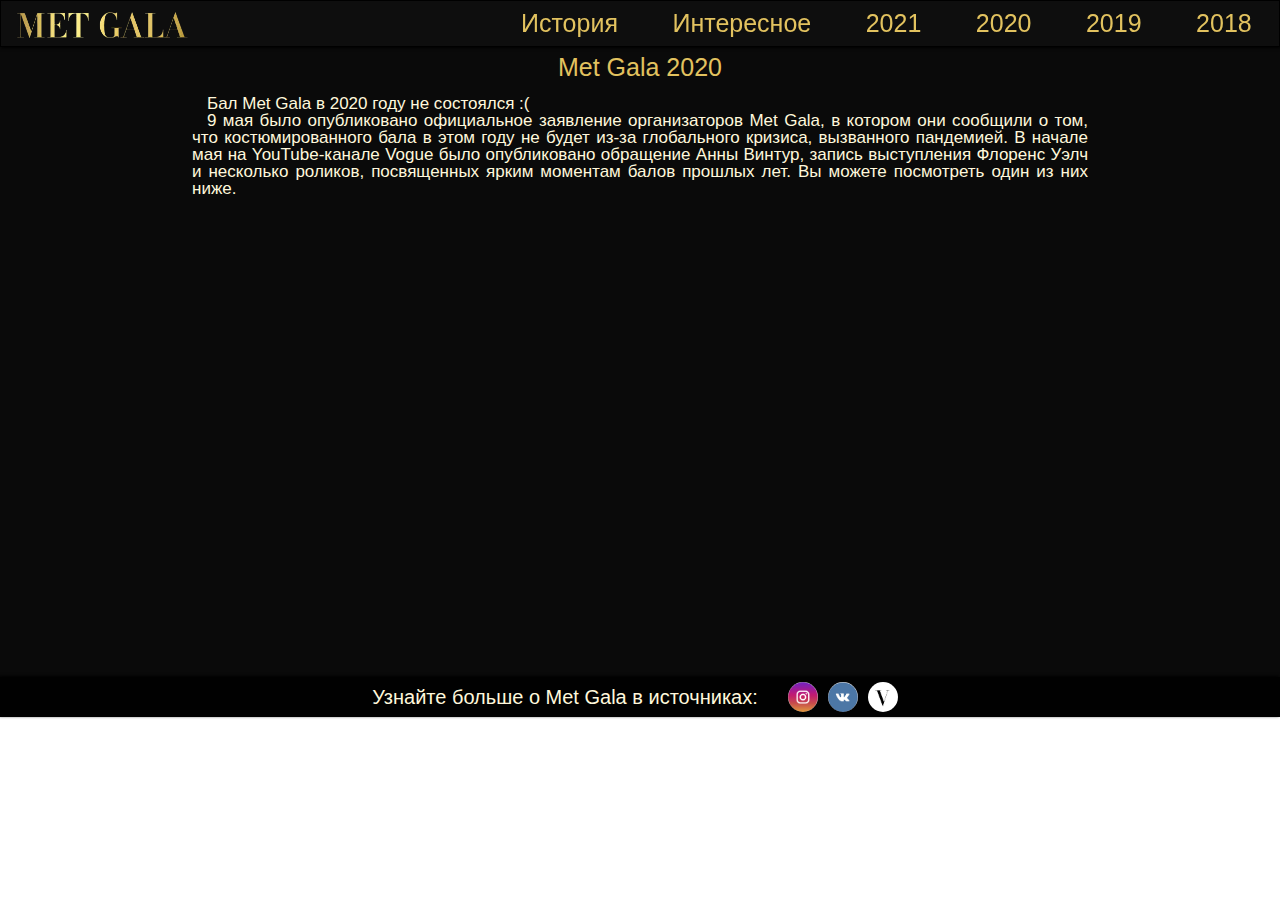
<file: year2020.html>
<!DOCTYPE html>
<html lang="en">
<head>
    <meta charset="UTF-8">
    <meta http-equiv="X-UA-Compatible" content="IE=edge">
    <meta name="viewport" content="width=device-width, initial-scale=1.0">
    <title>Document</title>
    <link rel="icon" href="matirials\girl.png" type = "image/x-icon">
    <link rel="stylesheet" href="nullstyle.css">
    <link rel="stylesheet" href="indexstyle.css">
    <link rel="stylesheet" href="year2020style.css">
</head>
<body>
    <div class="wrapper">
        <header>
            <div class="logobttn">
                <a href="index.html"><img src="matirials\logo-removebg-preview.png" alt="logo"></a>
                <button id = "buttonmenu">
                    <script src="scriptbutton.js"></script>
                </button>
            </div>
            <div class="nav" id="nav">
                <div class="flexelement history">
                    <a href="history.html">История</a>
                    <span class="linehov"></span>
                </div>
                <div class="flexelement interesting">
                    <a href="interesting.html">Интересное</a>
                    <span class="linehov"></span>
                </div>
                <div class="flexelement year2021">
                    <a href="year2021.html">2021</a>
                    <span class="linehov"></span>
                </div>
                <div class="flexelement year2020">
                    <a href="year2020.html">2020</a>
                    <span class="linehov"></span>
                </div>
                <div class="flexelement year2019">
                    <a href="year2019.html">2019</a>
                    <span class="linehov"></span>
                </div>
                <div class="flexelement year2018">
                    <a href="year2018.html">2018</a>
                    <span class="linehov"></span>
                </div>
            </div>
        </header>
        <div class="main">
            <div class="title">Met Gala 2020</div>
            <div class="content">
                Бал Met Gala в 2020 году не состоялся :(
                <p>9 мая было опубликовано официальное заявление организаторов Met Gala, в котором они сообщили о том, что костюмированного бала в этом году не будет из-за глобального кризиса, вызванного пандемией. В начале мая на YouTube-канале Vogue было опубликовано обращение Анны Винтур, запись выступления Флоренс Уэлч и несколько роликов, посвященных ярким моментам балов прошлых лет. Вы можете посмотреть один из них ниже.</p>
                <div class="video"><iframe width="853" height="480" src="https://www.youtube.com/embed/a3IYgT1ZjGQ" title="YouTube video player" frameborder="0" allow="accelerometer; autoplay; clipboard-write; encrypted-media; gyroscope; picture-in-picture" allowfullscreen></iframe></div> 
            </div>
        </div>
        <footer>
            <div class="textfooter">
                Узнайте больше о Met Gala в источниках:
            </div>
            <a href="https://www.instagram.com/metgalaofficial/" target="block"><img src="matirials\inst.png" alt=""></a>
            <a href="https://vk.com/metgalaa" target="block"><img src="matirials\vk.png" alt=""></a>
            <a href="https://www.vogue.ru/tag/met-gala" target="block"><img src="matirials\voguee.png" alt=""></a>
        </footer>
    </div>
</body>
</html>
</file>
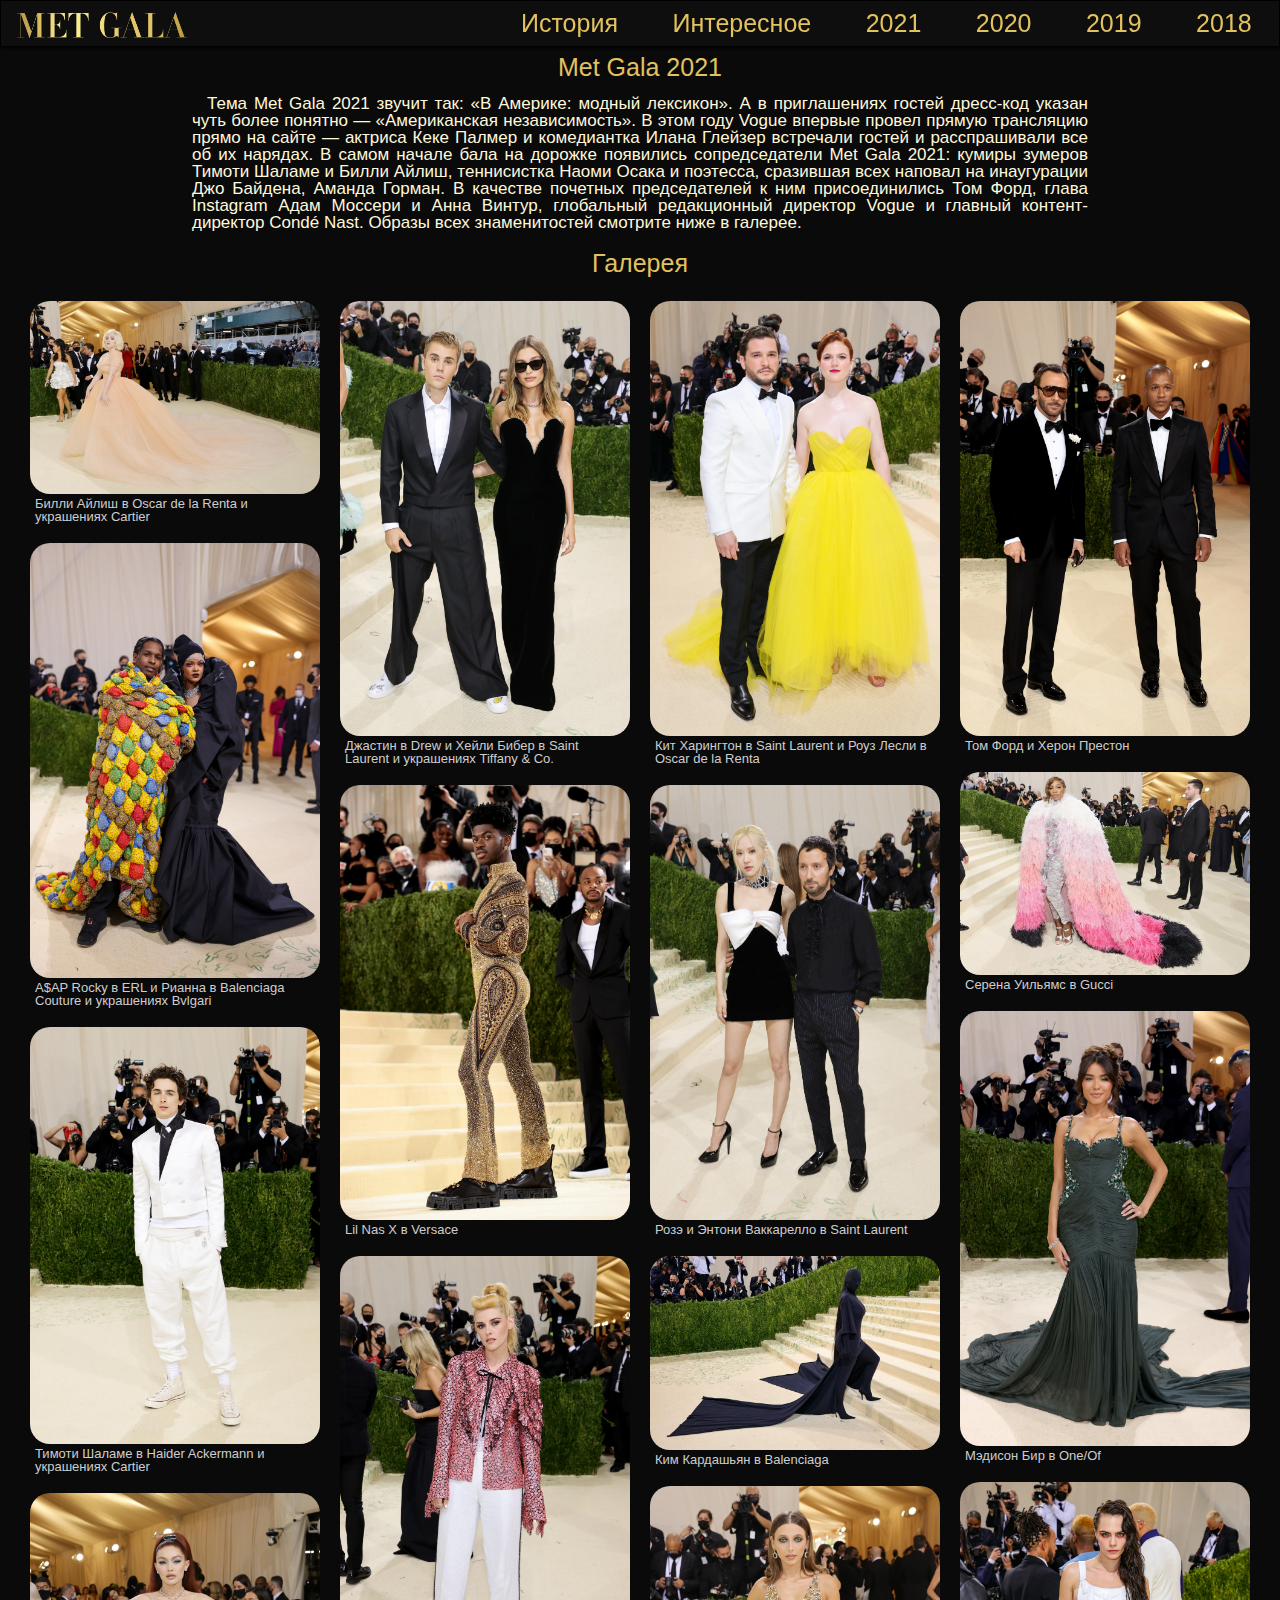
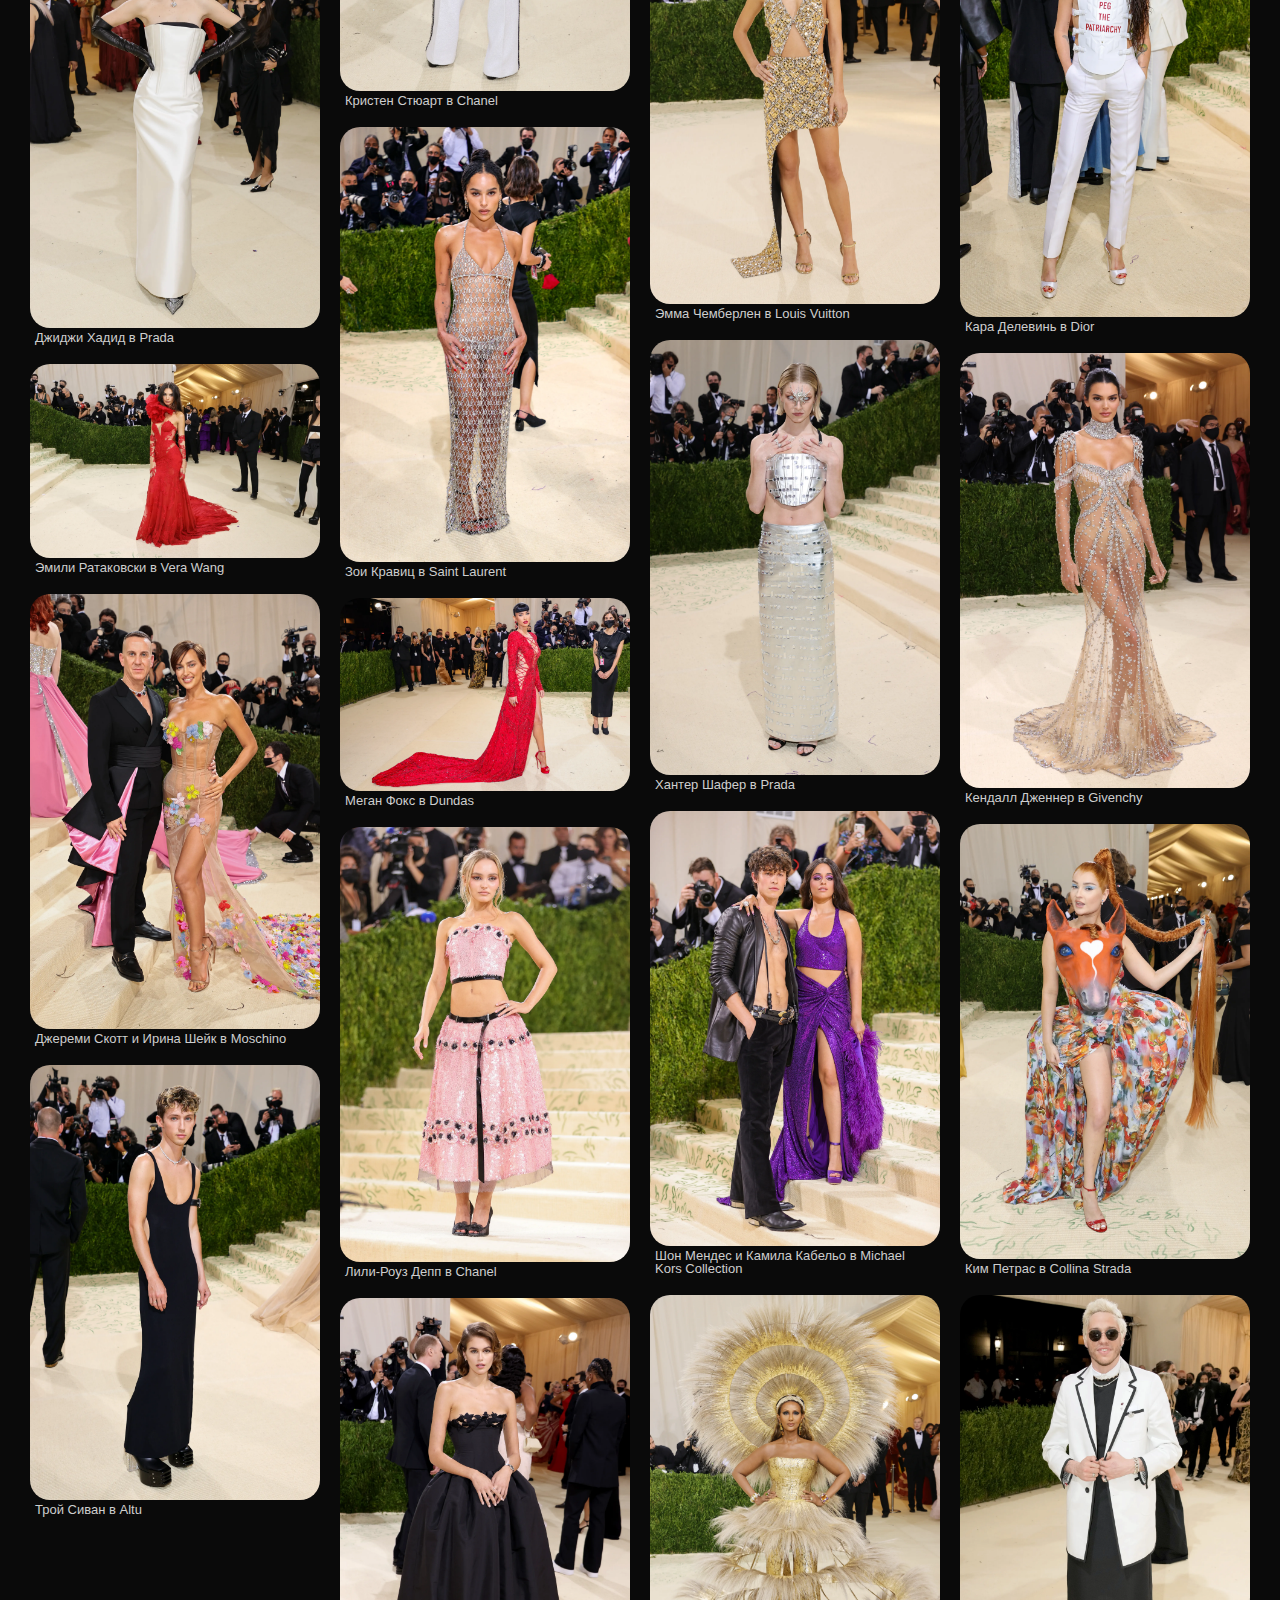
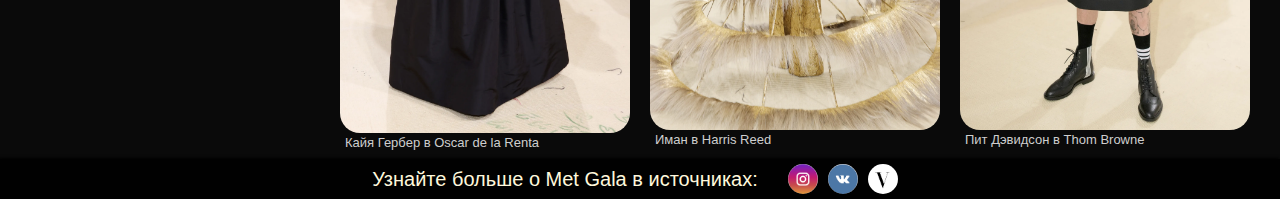
<file: year2021.html>
<!DOCTYPE html>
<html lang="ru">
<head>
    <meta charset="UTF-8">
    <meta http-equiv="X-UA-Compatible" content="IE=edge">
    <meta name="viewport" content="width=device-width, initial-scale=1.0">
    <title>Met Gala</title>
    <link rel="icon" href="matirials\girl.png" type = "image/x-icon">
    <link rel="stylesheet" href="nullstyle.css">
    <link rel="stylesheet" href="indexstyle.css">
    <link rel="stylesheet" href="yearsstyle.css">
</head>
<body>
    <div class="wrapper">
        <header>
            <div class="logobttn">
                <a href="index.html"><img src="matirials\logo-removebg-preview.png" alt="logo"></a>
                <button id = "buttonmenu">
                    <script src="scriptbutton.js"></script>
                </button>
            </div>
            <div class="nav" id="nav">
                <div class="flexelement history">
                    <a href="history.html">История</a>
                    <span class="linehov"></span>
                </div>
                <div class="flexelement interesting">
                    <a href="interesting.html">Интересное</a>
                    <span class="linehov"></span>
                </div>
                <div class="flexelement year2021">
                    <a href="year2021.html">2021</a>
                    <span class="linehov"></span>
                </div>
                <div class="flexelement year2020">
                    <a href="year2020.html">2020</a>
                    <span class="linehov"></span>
                </div>
                <div class="flexelement year2019">
                    <a href="year2019.html">2019</a>
                    <span class="linehov"></span>
                </div>
                <div class="flexelement year2018">
                    <a href="year2018.html">2018</a>
                    <span class="linehov"></span>
                </div>
            </div>
        </header>
        <div class="main">
            <div class="title">Met Gala 2021</div>
            <div class="description">Тема Met Gala 2021 звучит так: «В Америке: модный лексикон». А в приглашениях гостей дресс-код указан чуть более понятно — «Американская независимость». В этом году Vogue впервые провел прямую трансляцию прямо на сайте — актриса Кеке Палмер и комедиантка Илана Глейзер встречали гостей и расспрашивали все об их нарядах. В самом начале бала на дорожке появились сопредседатели Met Gala 2021: кумиры зумеров Тимоти Шаламе и Билли Айлиш, теннисистка Наоми Осака и поэтесса, сразившая всех наповал на инаугурации Джо Байдена, Аманда Горман. В качестве почетных председателей к ним присоединились Том Форд, глава Instagram Адам Моссери и Анна Винтур, глобальный редакционный директор Vogue и главный контент-директор Condé Nast. Образы всех знаменитостей смотрите ниже в галерее.</div>
            <div class="title2">Галерея</div>
            <div class="flexboxGallery">
                <div class="middlebox">
                    <div class="box">
                        <div class="flexelementGallery">
                            <img src="matirials2021\billie.webp" alt="">
                            <div class="desc">Билли Айлиш в Oscar de la Renta и украшениях Cartier</div>
                        </div>
                        <div class="flexelementGallery">
                            <img src="matirials2021\rihanna.webp" alt="">
                            <div class="desc">A$AP Rocky в ERL и Рианна в Balenciaga Сouture и украшениях Bvlgari</div>
                        </div>
                        <div class="flexelementGallery">
                            <img src="matirials2021\timotishalame.webp" alt="">
                            <div class="desc">Тимоти Шаламе в Haider Ackermann и украшениях Cartier</div>
                        </div>
                        <div class="flexelementGallery">
                            <img src="matirials2021\gigi2.webp" alt="">
                            <div class="desc">Джиджи Хадид в Prada</div>
                        </div>
                        <div class="flexelementGallery">
                            <img src="matirials2021\emili.webp" alt="">
                            <div class="desc">Эмили Ратаковски в Vera Wang</div>
                        </div>
                        <div class="flexelementGallery">
                            <img src="matirials2021\irinasheik.webp" alt="">
                            <div class="desc">Джереми Скотт и Ирина Шейк в Moschino </div>
                        </div>
                        <div class="flexelementGallery">
                            <img src="matirials2021\troi.webp" alt="">
                            <div class="desc">Трой Сиван в Altu</div>
                        </div>
                    </div>
                    <div class="box">
                        <div class="flexelementGallery">
                            <img src="matirials2021\biber.webp" alt="">
                            <div class="desc">Джастин в Drew и Хейли Бибер в Saint Laurent и украшениях Tiffany & Co.</div>
                        </div>
                        <div class="flexelementGallery">
                            <img src="matirials2021\lil.webp" alt="">
                            <div class="desc">Lil Nas X в Versace</div>
                        </div>
                        <div class="flexelementGallery">
                            <img src="matirials2021\kristen.webp" alt="">
                            <div class="desc">Кристен Стюарт в Chanel</div>
                        </div>
                        <div class="flexelementGallery">
                            <img src="matirials2021\zoi.webp" alt="">
                            <div class="desc">Зои Кравиц в Saint Laurent</div>
                        </div>
                        <div class="flexelementGallery">
                            <img src="matirials2021\meganfox.webp" alt="">
                            <div class="desc">Меган Фокс в Dundas</div>
                        </div>
                        <div class="flexelementGallery">
                            <img src="matirials2021\lili.webp" alt="">
                            <div class="desc">Лили-Роуз Депп в Chanel </div>
                        </div>
                        <div class="flexelementGallery">
                            <img src="matirials2021\kaia.webp" alt="">
                            <div class="desc">Кайя Гербер в Oscar de la Renta</div>
                        </div>
                    </div>
                </div>
                <div class="middlebox">
                    <div class="box">
                        <div class="flexelementGallery">
                            <img src="matirials2021\kitandroys.webp" alt="">
                            <div class="desc">Кит Харингтон в Saint Laurent и Роуз Лесли в Oscar de la Renta</div>
                        </div>
                        <div class="flexelementGallery">
                            <img src="matirialspages\Rose.jpg" alt="">
                            <div class="desc">Розэ и Энтони Ваккарелло в Saint Laurent</div>
                        </div>
                        <div class="flexelementGallery">
                            <img src="matirials2021\kim.webp" alt="">
                            <div class="desc">Ким Кардашьян в Balenciaga</div>
                        </div>
                        <div class="flexelementGallery">
                            <img src="matirials2021\emma.webp" alt="">
                            <div class="desc">Эмма Чемберлен в Louis Vuitton</div>
                        </div>
                        <div class="flexelementGallery">
                            <img src="matirials2021\hanter.webp" alt="">
                            <div class="desc">Хантер Шафер в Prada</div>
                        </div>
                        <div class="flexelementGallery">
                            <img src="matirials2021\shonkamila.webp" alt="">
                            <div class="desc">Шон Мендес и Камила Кабельо в Michael Kors Collection</div>
                        </div>
                        <div class="flexelementGallery">
                            <img src="matirials2021\iman.webp" alt="">
                            <div class="desc">Иман в Harris Reed</div>
                        </div>
                    </div>
                    <div class="box">
                        <div class="flexelementGallery">
                            <img src="matirials2021\tom.webp" alt="">
                            <div class="desc">Том Форд и Херон Престон</div>
                        </div>
                        <div class="flexelementGallery">
                            <img src="matirials2021\serena.webp" alt="">
                            <div class="desc">Cерена Уильямс в Gucci</div>
                        </div>
                        <div class="flexelementGallery">
                            <img src="matirials2021\medison.webp" alt="">
                            <div class="desc">Мэдисон Бир в One/Of</div>
                        </div>
                        <div class="flexelementGallery">
                            <img src="matirials2021\kara.webp" alt="">
                            <div class="desc">Кара Делевинь в Dior</div>
                        </div>
                        <div class="flexelementGallery">
                            <img src="matirials2021\kenn.webp" alt="">
                            <div class="desc">Кендалл Дженнер в Givenchy </div>
                        </div>
                        <div class="flexelementGallery">
                            <img src="matirials2021\kimpet.webp" alt="">
                            <div class="desc">Ким Петрас в Collina Strada
                            </div>
                        </div>
                        <div class="flexelementGallery">
                            <img src="matirials2021\pitdev.webp" alt="">
                            <div class="desc">Пит Дэвидсон в Thom Browne</div>
                        </div>
                    </div>
                </div>
            </div>
        </div>
        <footer>
            <div class="textfooter">
                Узнайте больше о Met Gala в источниках:
            </div>
            <a href="https://www.instagram.com/metgalaofficial/" target="block"><img src="matirials\inst.png" alt=""></a>
            <a href="https://vk.com/metgalaa" target="block"><img src="matirials\vk.png" alt=""></a>
            <a href="https://www.vogue.ru/tag/met-gala" target="block"><img src="matirials\voguee.png" alt=""></a>
        </footer>
        <a class="back_to_top" title="Наверх">Наверх &#8593;
            <script src="scriptbutton2.js"></script>
        </a>
    </div>
</body>
</html>
</file>
<file: nullstyle.css>
/*Обнуление*/
*{
	padding: 0;
	margin: 0;
	border: 0;
}
*,*:before,*:after{
	-moz-box-sizing: border-box;
	-webkit-box-sizing: border-box;
	box-sizing: border-box;
}
:focus,:active{outline: none;}
a:focus,a:active{outline: none;}

nav,footer,header,aside{display: block;}

html,body{
	height: 100%;
	width: 100%;
	font-size: 100%;
	line-height: 1;
	font-size: 14px;
	-ms-text-size-adjust: 100%;
	-moz-text-size-adjust: 100%;
	-webkit-text-size-adjust: 100%;
}
input,button,textarea{font-family:inherit;}

input::-ms-clear{display: none;}
button{cursor: pointer;}
button::-moz-focus-inner {padding:0;border:0;}
a, a:visited{text-decoration: none;}
a:hover{text-decoration: none;}
ul li{list-style: none;}
img{vertical-align: top;}

h1,h2,h3,h4,h5,h6{font-size:inherit;font-weight: 400;}
</file>
<file: indexstyle.css>
*{
    box-sizing:border-box;
    padding:0px;
    margin:0;
}
body, html{
    height: 100%;
    font-family: Arial, Helvetica, sans-serif;
}
.wrapper{
    width: 100%;
    height: 100%;
}

header{
    padding-top: 3px;
    display: flex;
    border: 1px solid rgb(0, 0, 0);
    background-color: rgb(14, 14, 14);
    justify-content: space-between;
    align-items: center;
    box-shadow: 1px 1px 3px rgb(0, 0, 0);
    width: 100%;
    position: fixed;
    z-index: 10;
}
.logobttn {
    display: flex;
    flex: 1 1 auto;
}
.logobttn button{
    display: none;
    border: none;
    background-color: white;
}
.logobttn img{
    height: 30px;
    width: auto;
    margin: 5px;
    margin-left: 15px;
    margin-top: 7px;
}
.nav {
    display: flex;
    flex: 1.1 1 auto;
    justify-content: space-around;
}
.linehov{
    margin-top: 2px;
    height: 1.5px;
    background-color: #E2C25F;
    opacity: 0;
}
.flexelement {
    display: flex;
    flex-direction: column;
    font-size: 25px;
}
.flexelement a{
    text-decoration: none;
    color: #E2C25F;
}
.flexelement:hover .linehov{
    opacity: 1;
}

main{
    padding-top: 50px;
    background: rgb(10, 10, 10);                            
    display: flex;
    color: cornsilk;
    flex: 1 1 auto;
}
.pictureflexbox{
    display: flex;
    flex-grow: 7;
}
.boxpic{
    display: flex;
}
.textcontent{
    text-indent: 15px;
    margin-left: 50px;
}
.text1 {
    margin-top: 80px;
    font-size: 25px;
}
.text2 {
    margin-top: 25px;
    font-size: 17px;
}
.text3 {
    font-size: 17px;
}
/*.bttn2{
    margin-top: 50px;
    padding: 10px;
    font-size: 30px;
    border-radius: 10px;
    background: #e0b73c;
    color: rgb(14, 14, 14);
    box-shadow: 2px 2px 5px #000000;
    cursor: pointer;
    border: none;
}
.bttn2:hover{ 
}*/
.pictureflexbox{
    margin: 20px;
}
.pictureflexbox img{
    width: 270px;
    height: auto;
    transition: all 0.3s linear;
    z-index: 5;
    -webkit-transition: all 0.3s linear;
    -moz-transition: all 0.3s linear;
    -ms-transition: all 0.3s linear;
    -o-transition: all 0.3s linear;
}
.pictureflexbox img:hover{
    transform: scale(1.05);
    -webkit-transform: scale(1.05);
    -moz-transform: scale(1.05);
    -ms-transform: scale(1.05);
    -o-transform: scale(1.05);
}

.cards{
    display: flex;
    justify-content: center;
    background: cornsilk;
}
.cards img {
    border-top-left-radius: 10px;
    border-top-right-radius: 10px;
    width: 200px;
    height: auto;
}
.box {
    display: flex;
    flex-direction: column;
}
.card {
    margin-top: 15px;
    z-index: 5;
    border-radius: 10px;
    max-width: 200px;
    margin-left: 20px;
    background: rgb(1, 1, 1);
    color: cornsilk;
    text-align: center;
    transition: all 0.3s linear;
    -webkit-transition: all 0.3s linear;
    -moz-transition: all 0.3s linear;
    -ms-transition: all 0.3s linear;
    -o-transition: all 0.3s linear;
}
.card:hover{
    transform: scale(1.05);
    -webkit-transform: scale(1.05);
    -moz-transform: scale(1.05);
    -ms-transform: scale(1.05);
    -o-transform: scale(1.05);

}
.card h3 {
    font-size: 20px;
    margin-top: 1px;
    color: #E2C25F;
}
.card p{
    font-size: 15px;
}
.textcard {
    margin: 10px 4px;
}

.sloi{
    height: 20px;
    background: cornsilk;
}
footer{
    display: flex;
    background: rgb(1, 1, 1);
    padding: 5px 0px;
    color: cornsilk;
    align-items: center;
    justify-content: center;
    box-shadow: -1px -1px 3px rgb(0, 0, 0);
}
.textfooter{
    margin-right: 30px;
    font-size: 20px;
}
footer img{
    margin-right: 10px;
    height: 30px;
    width: 30px;
    border-radius: 50%;
    transition: all 0.3s linear;
    -webkit-transition: all 0.3s linear;
    -moz-transition: all 0.3s linear;
    -ms-transition: all 0.3s linear;
    -o-transition: all 0.3s linear;
}
footer img:hover{
    transform: scale(1.1);
    -webkit-transform: scale(1.1);
    -moz-transform: scale(1.1);
    -ms-transform: scale(1.1);
    -o-transform: scale(1.1);
}

@media screen and (max-width: 1350px){
    .boxpic{
        display: block;
    }
    .boxpic img {
        margin-left: 2px;
    }

}

@media screen and (max-width: 900px){
    header{
        flex-direction: column;
        position: relative;
    }
    .flexelement{
        margin-top: 20px;
    }
    .flexelement:last-child{
        margin-bottom: 25px;
    }
    .logobttn{
        width: 100%;
        justify-content: space-between;
        align-items: center;
    }
    .nav{
        width: 100%;
        flex-direction: column;
        align-items: center;

        position: absolute;
        top: 40px;
        display: none;
    }
    .logobttn button{
        display: block;
        margin-right: 15px;
        background: url(matirials/menuu.png) no-repeat;
        height: 30px;
        width: 30px;
    }
    .show{
        display: flex;
        border-left: 5px solid rgb(0, 0, 0);
        border-bottom: 5px solid rgb(0, 0, 0);
        border-right: 5px solid rgb(0, 0, 0);
        background: rgb(14, 14, 14);
    }
    .flexelement:hover .linehov{
        opacity: 0;
    }
    main{
        width: 100%;
        flex-direction: column;
    }
    .textcontent{
        width: 90%;
        margin-bottom: 10px;
    }
    .pictureflexbox{
        width: 100%;
        text-align: center;
        display: block;
    }
    .text1{
        margin-top: 10px;
    }
    .pictureflexbox{
        margin-left: 0px;
        margin-right: 0px;
    }
}

@media screen and (max-width: 700px){
    .cards{
        width: 100%;
        flex-direction: column;
        justify-content: center;
        align-items: center;
    }
    .boxpic{
        display: flex;
        flex-direction: column;
        width: 100%;
        justify-content: center;
        align-items: center;
    }
    .card{
        max-width: 300px;
    }
    .cards img {
        width: 300px;
        height: auto;
    }
    .textcontent{
        margin-left: 25px;
    }
    .pictureflexbox{
        margin-left: 0px;
        margin-right: 0px;
    }
    .textfooter{
        margin-left: 5px;
    }
}

.back_to_top {
    position: fixed;
    bottom: 80px;
    right: 40px;
    cursor: pointer;
    padding: 10px 15px;
    background: rgb(14, 14, 14);
    color: cornsilk;
    border-radius: 5px;
    display: none;
    z-index: 10;
}
  
  .back_to_top-show {
    display: block;
}
</file>
<file: historystyle.css>
.title{
    padding-top: 55px;
    color: #E2C25F;
    background: rgb(10, 10, 10);
    text-align: center;
    font-size: 25px;
    padding-bottom: 15px;
}
.main{
    display: flex;
    flex-direction: column;
    background: rgb(10, 10, 10);
    width: 100%;
    justify-content:center;
    align-items: center;
}
.part {
    display: flex;
    flex-direction: column;

    text-align: justify;
    width: 70%;
    color: cornsilk;
    text-indent: 15px;
    font-size: 17px;
}
.imgtext {
    display: flex;
    flex-direction: column;
    justify-content: center;
    align-items: center;
    margin-bottom: 25px;
}

.part img{
    max-width: 300px;
}
.imgtext div{
    font-size: 13px;
    color: rgb(206, 206, 206);
    text-indent: 0px;
}
.maintext{
    padding-bottom: 10px;
}

.back_to_top {
    background: cornsilk;
    color: rgb(14, 14, 14);
}
</file>
<file: interestingstyle.css>
.title{
    padding-top: 55px;
    color: #E2C25F;
    background: rgb(10, 10, 10);
    text-align: center;
    font-size: 25px;
    padding-bottom: 15px;
}
.menu {
    display: flex;
    justify-content: center;
    align-items: center;
    padding-top: 55px;
    background: rgb(10, 10, 10);
    padding-bottom: 15px;
}
.menu a{
    text-decoration: none;
    color: cornsilk;
    font-size: 15px;
}
.main{
    display: flex;
    flex-direction: column;
    background: rgb(10, 10, 10);
    width: 100%;
    justify-content:center;
    align-items: center;
    color: cornsilk;
}
.linkhov{
    display: flex;
    flex-direction: column;
    margin-left: 20px;
}
.linehov{
    margin-top: 1px;
    height: 1.5px;
    background-color: cornsilk;
    opacity: 0;
}
.linkhov:hover .linehov{
    opacity: 1;
}
.part {
    display: flex;
    flex-direction: column;

    text-align: justify;
    width: 70%;
    color: cornsilk;
    text-indent: 15px;
    font-size: 17px;
}
.part img{
    width: 350px;
}
.title2 {
    font-size: 25px;
    text-align: center;
    color: #E2C25F;
}
.imgtext {
    display: flex;
    flex-direction: column;
    justify-content: center;
    align-items: center;
    margin-bottom: 25px;
}
.imgtext div{
    font-size: 13px;
    color: rgb(206, 206, 206);
    text-indent: 0px;
}
.imgtext1 img{
     width: 700px;
}
.part:last-child{
    text-indent: 0px;
}
.textpart1{
    text-indent: 15px;
}
.textpart{
    padding-bottom: 10px;
}

@media screen and (max-width: 700px){
    .imgtext1 img{
        width: 350px;
    }
    .menu {
        display: flex;
        flex-direction: column;
        justify-content: center;
        align-items: center;
        width: 100%;
        padding-top: 20px;
        padding-bottom: 10px;
    }
    .linkhov{
        margin-bottom: 5px;
    }
}

.back_to_top {
    background: cornsilk;
    color: rgb(14, 14, 14);
}
</file>
<file: yearsstyle.css>
*{
    box-sizing:border-box;
    padding:0px;
    margin:0;
}
body, html{
    height: 100%;
}
.main{
    display: flex;
    flex-direction: column;
    background: rgb(10, 10, 10);
    width: 100%;
    justify-content:center;
    align-items: center;
}
.title{
    padding-top: 55px;
    color: #E2C25F;
    text-align: center;
    font-size: 25px;
    padding-bottom: 15px;
}
.title2{
    padding-top: 20px;
    color: #E2C25F;
    text-align: center;
    font-size: 25px;
    padding-bottom: 15px;
}
.description{
    text-align: justify;
    width: 70%;
    color: cornsilk;
    text-indent: 15px;
    font-size: 17px;
}

.flexboxGallery {
    display: flex;
    justify-content: center;
}
.middlebox{
    display: flex;
}
.box{
    display: flex;
    flex-direction: column;
}
.flexelementGallery {
    margin: 10px 10px;
    flex: 0 0 auto;

    display: flex;
    flex-direction: column;
}
.flexelementGallery img{
    width: 290px;
    max-height: auto;
    border-radius: 20px;
}
.desc{
    margin-left: 5px;
    margin-top: 3px;
    width: 280px;
    font-size: 13px;
    color: rgb(206, 206, 206);
    text-indent: 0px;
}

@media screen and (max-width: 1200px){
    .middlebox{
        display: block;
    }
}
@media screen and (max-width: 600px){
    .flexboxGallery{
        display: block;
    }
}


.back_to_top {
    background: cornsilk;
    color: rgb(14, 14, 14);
}
</file>
<file: year2020style.css>
*{
    box-sizing:border-box;
    padding:0px;
    margin:0;
}
body, html{
    height: 100%;
}
.main{
    display: flex;
    flex-direction: column;
    background: rgb(10, 10, 10);
    width: 100%;
    justify-content:center;
    align-items: center;
}
.title{
    padding-top: 55px;
    color: #E2C25F;
    text-align: center;
    font-size: 25px;
    padding-bottom: 15px;
}
.content{
    text-align: justify;
    width: 70%;
    color: cornsilk;
    text-indent: 15px;
    font-size: 17px;
}
iframe{
    padding-top: 20px;
    padding-bottom: 20px;
}
.video{
    display: flex;
    justify-content: center;
}
</file>
